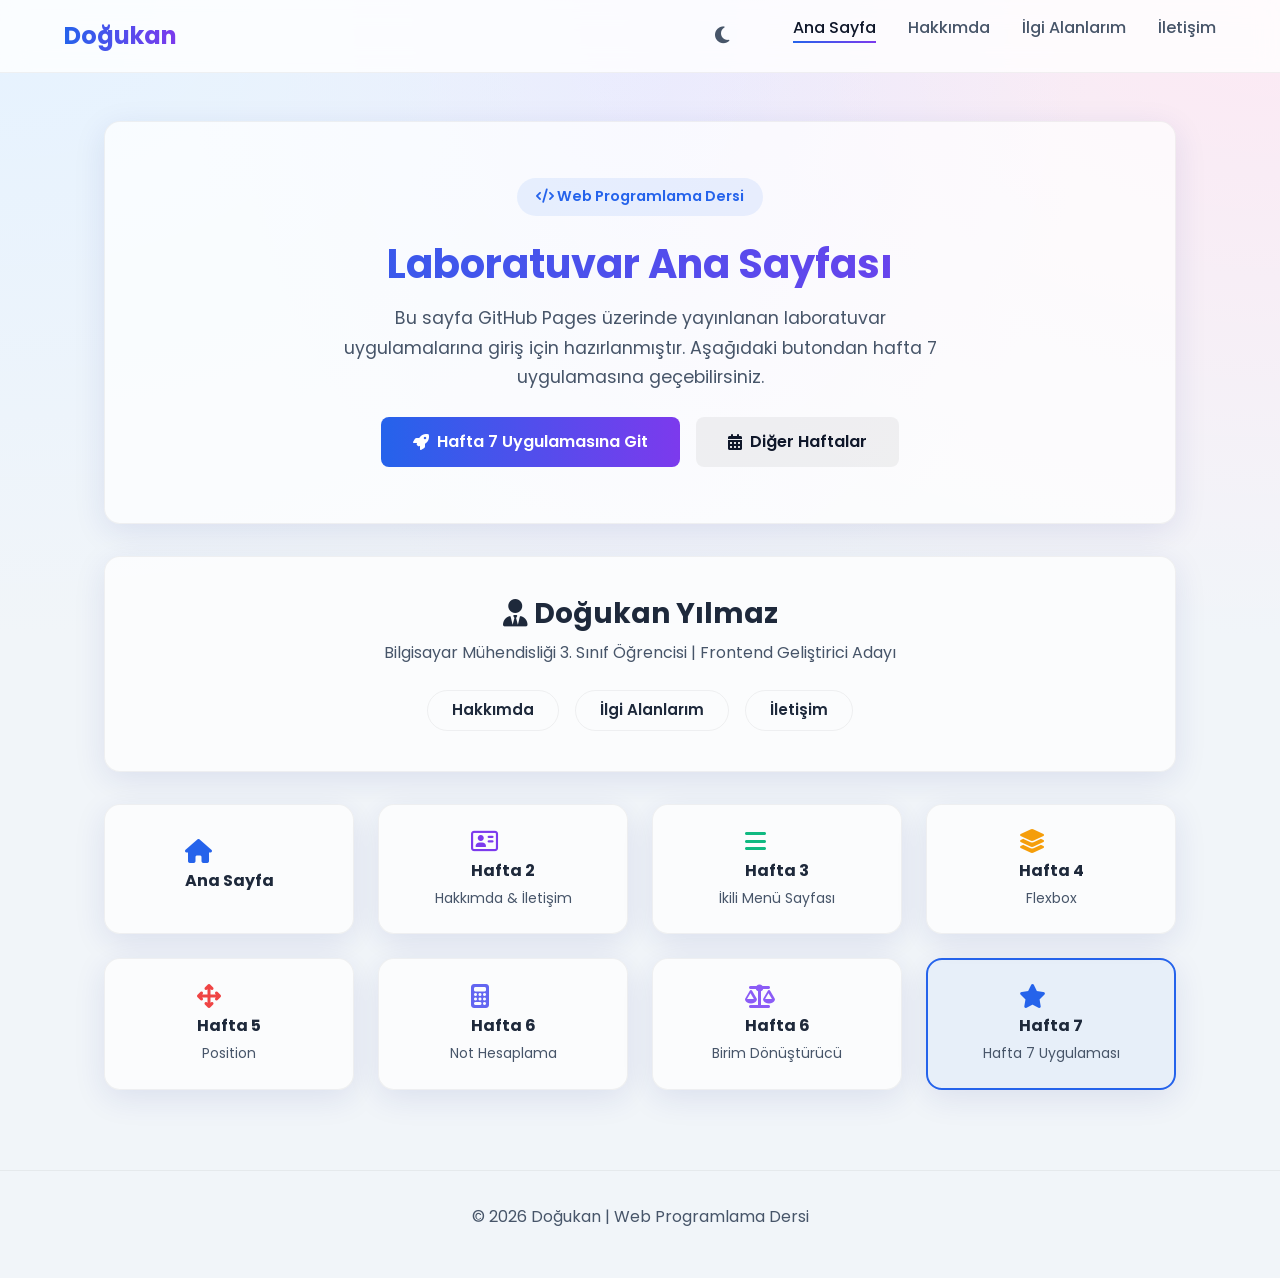
<file: index.html>
<!DOCTYPE html>
<html lang="tr">
<head>
    <meta charset="UTF-8">
    <meta name="viewport" content="width=device-width, initial-scale=1.0">
    <title>Laboratuvar Ana Sayfası - Doğukan Yılmaz</title>
    
    <link href="https://cdn.jsdelivr.net/npm/bootstrap@5.3.3/dist/css/bootstrap.min.css" rel="stylesheet">
    <link rel="stylesheet" href="https://cdnjs.cloudflare.com/ajax/libs/font-awesome/6.4.0/css/all.min.css">
    <link rel="stylesheet" href="styles/profile.css">
    
    <style>
        /* Bootstrap override'ları ve grid uyumları */
        .week-card {
            padding: 1.5rem !important;
            height: 100%;
            display: flex;
            flex-direction: column;
            justify-content: center;
            align-items: center;
            text-decoration: none;
            margin-bottom: 0 !important;
        }
        
        .week-card h6 {
            color: var(--heading-color);
            margin-bottom: 0.5rem;
            transition: color 0.5s;
        }
        
        .week-card small {
            color: var(--text-muted);
            transition: color 0.5s;
        }
        
        .week-card:hover h6 {
            color: var(--primary-color);
        }

        .row { 
            margin-bottom: 2rem; 
        }

        /* Ana Sayfa Butonlarını Özel Ayarla */
        .btn-custom-outline {
            background: transparent;
            border: 1px solid var(--border-color);
            color: var(--heading-color);
        }
        
        .btn-custom-outline:hover {
            background: var(--primary-color);
            border-color: var(--primary-color);
            color: white;
        }

        body.dark-mode .btn-custom-outline:hover {
            color: white;
        }
    </style>
</head>
<body>

    <nav>
        <a href="index.html" class="logo">Doğukan</a>
        <div class="nav-right">
            <button id="theme-toggle" class="theme-toggle-btn" aria-label="Temayı Değiştir">
                <i id="theme-icon" class="fa-solid fa-moon"></i>
            </button>
            <ul class="nav-links">
                <li><a href="index.html" class="active">Ana Sayfa</a></li>
                <li><a href="about.html">Hakkımda</a></li>
                <li><a href="interests.html">İlgi Alanlarım</a></li>
                <li><a href="contact.html">İletişim</a></li>
            </ul>
        </div>
    </nav>

    <main>
        <div class="glass-card text-center" style="padding-top: 3.5rem; padding-bottom: 3.5rem;">
            <span style="background: rgba(59, 130, 246, 0.1); color: var(--primary-color); padding: 0.5rem 1.2rem; border-radius: 50px; font-weight: 600; font-size: 0.9rem; margin-bottom: 1.5rem; display: inline-block;">
                <i class="fa-solid fa-code"></i> Web Programlama Dersi
            </span>
            <h1 class="display-6 fw-bold mb-3" style="background: linear-gradient(to right, var(--primary-color), var(--secondary-color)); -webkit-background-clip: text; -webkit-text-fill-color: transparent;">
                Laboratuvar Ana Sayfası
            </h1>
            <p class="mx-auto mb-4" style="max-width: 600px; font-size: 1.1rem;">
                Bu sayfa GitHub Pages üzerinde yayınlanan laboratuvar uygulamalarına giriş için hazırlanmıştır. Aşağıdaki butondan hafta 7 uygulamasına geçebilirsiniz.
            </p>
            
            <div class="d-flex justify-content-center gap-3 flex-wrap">
                <a href="hafta7.html" class="btn btn-primary"><i class="fa-solid fa-rocket"></i> Hafta 7 Uygulamasına Git</a>
                <a href="#haftalar" class="btn btn-secondary"><i class="fa-solid fa-calendar-days"></i> Diğer Haftalar</a>
            </div>
        </div>

        <!-- Kişisel Bilgi Bölümü -->
        <div class="glass-card text-center">
            <h3 class="fw-bold mb-2" style="color: var(--heading-color);"><i class="fa-solid fa-user-tie"></i> Doğukan Yılmaz</h3>
            <p class="mb-4">Bilgisayar Mühendisliği 3. Sınıf Öğrencisi | Frontend Geliştirici Adayı</p>
            <div class="d-flex justify-content-center gap-3 flex-wrap">
                <a href="about.html" class="btn btn-custom-outline" style="border-radius: 50px; padding: 0.5rem 1.5rem; font-size: 0.95rem;">Hakkımda</a>
                <a href="interests.html" class="btn btn-custom-outline" style="border-radius: 50px; padding: 0.5rem 1.5rem; font-size: 0.95rem;">İlgi Alanlarım</a>
                <a href="contact.html" class="btn btn-custom-outline" style="border-radius: 50px; padding: 0.5rem 1.5rem; font-size: 0.95rem;">İletişim</a>
            </div>
        </div>

        <!-- Haftalar Grid (Temel Yapı) -->
        <div id="haftalar" class="row g-4 justify-content-center">
            
            <div class="col-6 col-md-4 col-lg-3">
                <a href="index.html" class="glass-card week-card">
                    <h6 class="fw-bold"><i class="fa-solid fa-house mb-2 d-block" style="font-size: 1.5rem; color: var(--primary-color);"></i>Ana Sayfa</h6>
                </a>
            </div>
            
            <div class="col-6 col-md-4 col-lg-3">
                <a href="about.html" class="glass-card week-card">
                    <h6 class="fw-bold"><i class="fa-regular fa-address-card mb-2 d-block" style="font-size: 1.5rem; color: var(--secondary-color);"></i>Hafta 2</h6>
                    <small class="text-center">Hakkımda & İletişim</small>
                </a>
            </div>

            <div class="col-6 col-md-4 col-lg-3">
                <a href="ikili-menu.html" class="glass-card week-card">
                    <h6 class="fw-bold"><i class="fa-solid fa-bars mb-2 d-block" style="font-size: 1.5rem; color: #10b981;"></i>Hafta 3</h6>
                    <small class="text-center">İkili Menü Sayfası</small>
                </a>
            </div>

            <div class="col-6 col-md-4 col-lg-3">
                <a href="flex_sayfasi.html" class="glass-card week-card">
                    <h6 class="fw-bold"><i class="fa-solid fa-layer-group mb-2 d-block" style="font-size: 1.5rem; color: #f59e0b;"></i>Hafta 4</h6>
                    <small class="text-center">Flexbox</small>
                </a>
            </div>

            <div class="col-6 col-md-4 col-lg-3">
                <a href="lab-position.html" class="glass-card week-card">
                    <h6 class="fw-bold"><i class="fa-solid fa-arrows-up-down-left-right mb-2 d-block" style="font-size: 1.5rem; color: #ef4444;"></i>Hafta 5</h6>
                    <small class="text-center">Position</small>
                </a>
            </div>

            <div class="col-6 col-md-4 col-lg-3">
                <a href="not-hesaplama.html" class="glass-card week-card">
                    <h6 class="fw-bold"><i class="fa-solid fa-calculator mb-2 d-block" style="font-size: 1.5rem; color: #6366f1;"></i>Hafta 6</h6>
                    <small class="text-center">Not Hesaplama</small>
                </a>
            </div>

            <div class="col-6 col-md-4 col-lg-3">
                <a href="birim-hesaplama.html" class="glass-card week-card">
                    <h6 class="fw-bold"><i class="fa-solid fa-scale-balanced mb-2 d-block" style="font-size: 1.5rem; color: #8b5cf6;"></i>Hafta 6</h6>
                    <small class="text-center">Birim Dönüştürücü</small>
                </a>
            </div>

            <div class="col-6 col-md-4 col-lg-3">
                <a href="hafta7.html" class="glass-card week-card" style="border: 2px solid var(--primary-color); background: rgba(59, 130, 246, 0.05);">
                    <h6 class="fw-bold"><i class="fa-solid fa-star mb-2 d-block" style="font-size: 1.5rem; color: var(--primary-color);"></i>Hafta 7</h6>
                    <small class="text-center">Hafta 7 Uygulaması</small>
                </a>
            </div>
        </div>
    </main>

    <footer>
        <p>© 2026 Doğukan | Web Programlama Dersi</p>
    </footer>

    <script src="scripts/profile.js"></script>
    <script src="https://cdn.jsdelivr.net/npm/bootstrap@5.3.3/dist/js/bootstrap.bundle.min.js"></script>
</body>
</html>
</file>
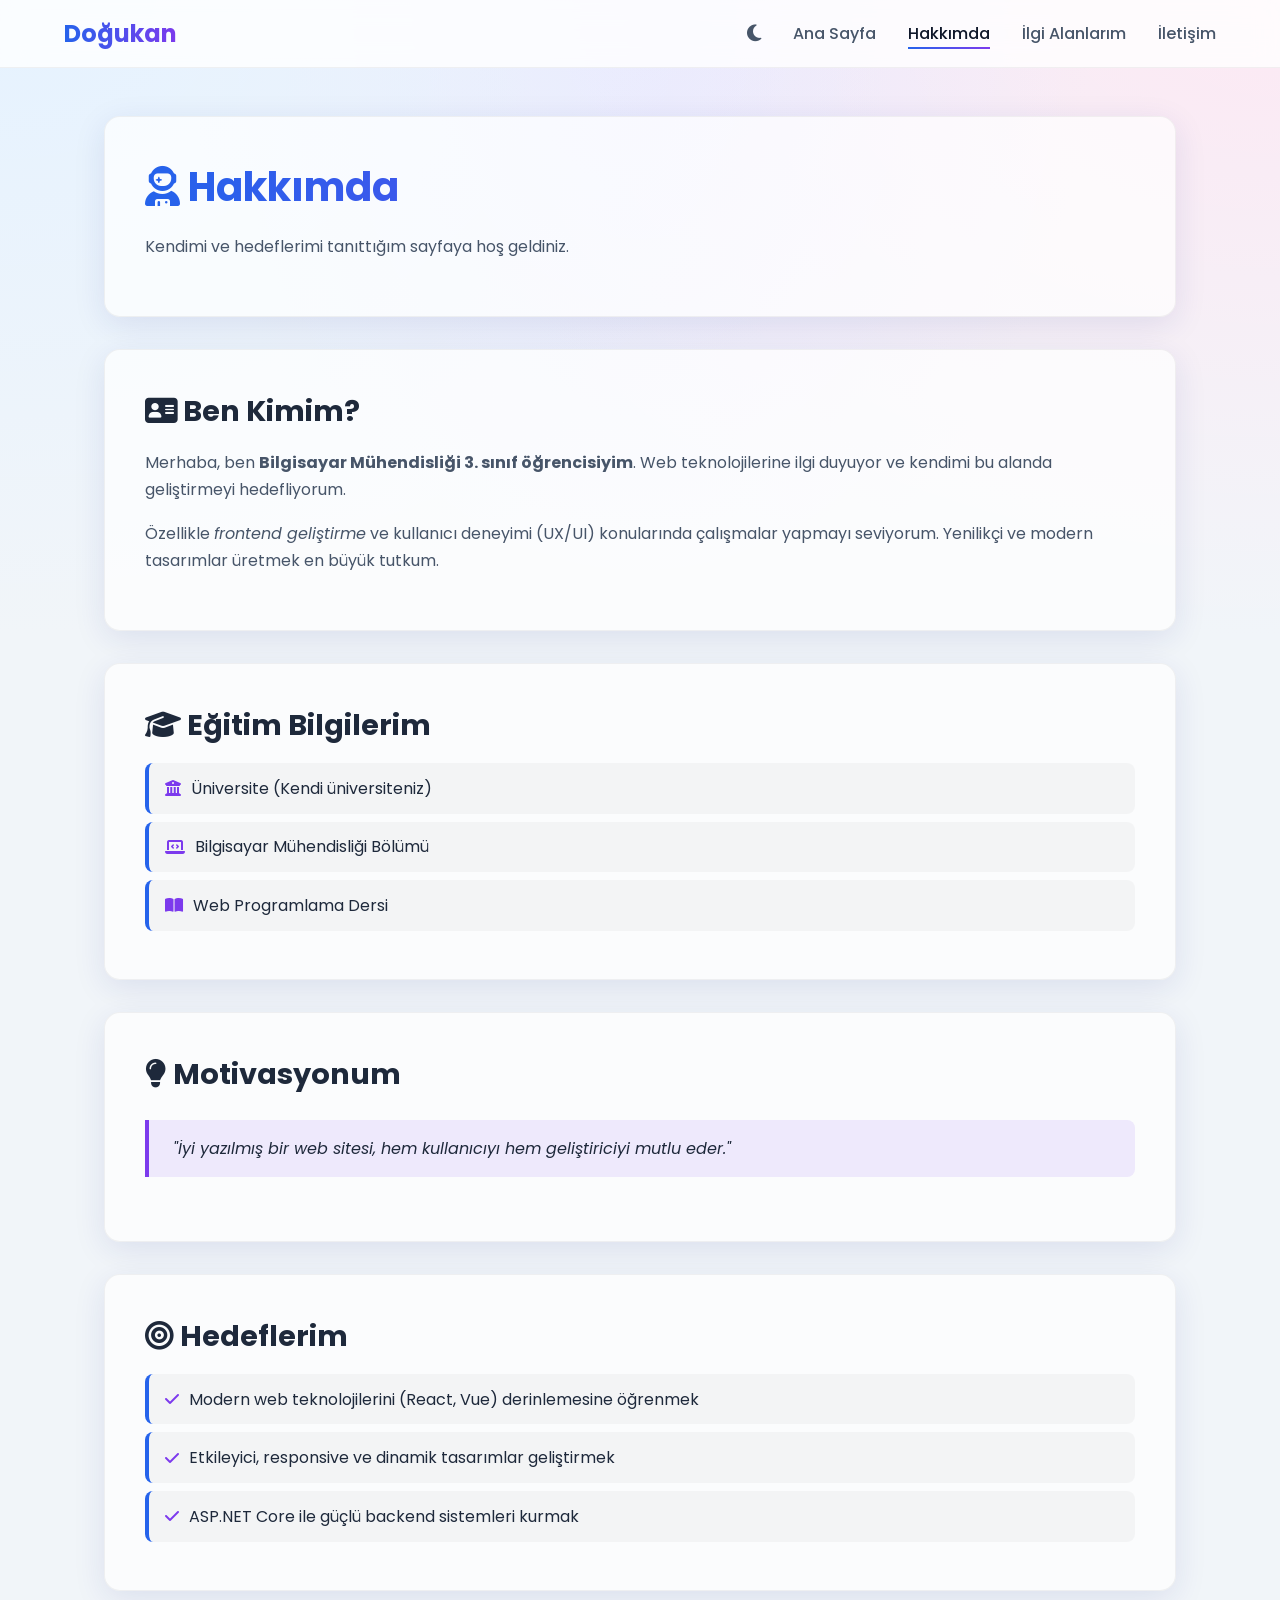
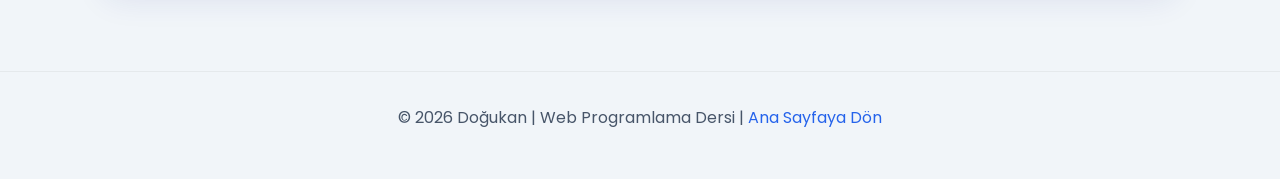
<file: about.html>
<!DOCTYPE html>
<html lang="tr">
<head>
    <meta charset="UTF-8">
    <meta name="viewport" content="width=device-width, initial-scale=1.0">
    <title>Hakkımda - Doğukan</title>
    <link rel="stylesheet" href="https://cdnjs.cloudflare.com/ajax/libs/font-awesome/6.4.0/css/all.min.css">
    <link rel="stylesheet" href="styles/profile.css">
</head>
<body>

    <nav>
        <a href="index.html" class="logo">Doğukan</a>
        <div class="nav-right">
            <button id="theme-toggle" class="theme-toggle-btn" aria-label="Temayı Değiştir">
                <i id="theme-icon" class="fa-solid fa-moon"></i>
            </button>
            <ul class="nav-links">
                <li><a href="index.html">Ana Sayfa</a></li>
                <li><a href="about.html">Hakkımda</a></li>
                <li><a href="interests.html">İlgi Alanlarım</a></li>
                <li><a href="contact.html">İletişim</a></li>
            </ul>
        </div>
    </nav>

    <main>
        <div class="glass-card">
            <h1><i class="fa-solid fa-user-astronaut"></i> Hakkımda</h1>
            <p>Kendimi ve hedeflerimi tanıttığım sayfaya hoş geldiniz.</p>
        </div>

        <div class="glass-card">
            <h2><i class="fa-solid fa-address-card"></i> Ben Kimim?</h2>
            <p>Merhaba, ben <b>Bilgisayar Mühendisliği 3. sınıf öğrencisiyim</b>. Web teknolojilerine ilgi duyuyor ve kendimi bu alanda geliştirmeyi hedefliyorum.</p>
            <p>Özellikle <i>frontend geliştirme</i> ve kullanıcı deneyimi (UX/UI) konularında çalışmalar yapmayı seviyorum. Yenilikçi ve modern tasarımlar üretmek en büyük tutkum.</p>
        </div>

        <div class="glass-card">
            <h2><i class="fa-solid fa-graduation-cap"></i> Eğitim Bilgilerim</h2>
            <ul class="styled-list">
                <li><i class="fa-solid fa-building-columns"></i> Üniversite (Kendi üniversiteniz)</li>
                <li><i class="fa-solid fa-laptop-code"></i> Bilgisayar Mühendisliği Bölümü</li>
                <li><i class="fa-solid fa-book-open"></i> Web Programlama Dersi</li>
            </ul>
        </div>

        <div class="glass-card">
            <h2><i class="fa-solid fa-lightbulb"></i> Motivasyonum</h2>
            <blockquote>
                "İyi yazılmış bir web sitesi, hem kullanıcıyı hem geliştiriciyi mutlu eder."
            </blockquote>
        </div>

        <div class="glass-card">
            <h2><i class="fa-solid fa-bullseye"></i> Hedeflerim</h2>
            <ul class="styled-list">
                <li><i class="fa-solid fa-check"></i> Modern web teknolojilerini (React, Vue) derinlemesine öğrenmek</li>
                <li><i class="fa-solid fa-check"></i> Etkileyici, responsive ve dinamik tasarımlar geliştirmek</li>
                <li><i class="fa-solid fa-check"></i> ASP.NET Core ile güçlü backend sistemleri kurmak</li>
            </ul>
        </div>
    </main>

    <footer>
        <p>© 2026 Doğukan | Web Programlama Dersi | <a href="index.html">Ana Sayfaya Dön</a></p>
    </footer>

    <script src="scripts/profile.js"></script>
</body>
</html>
</file>
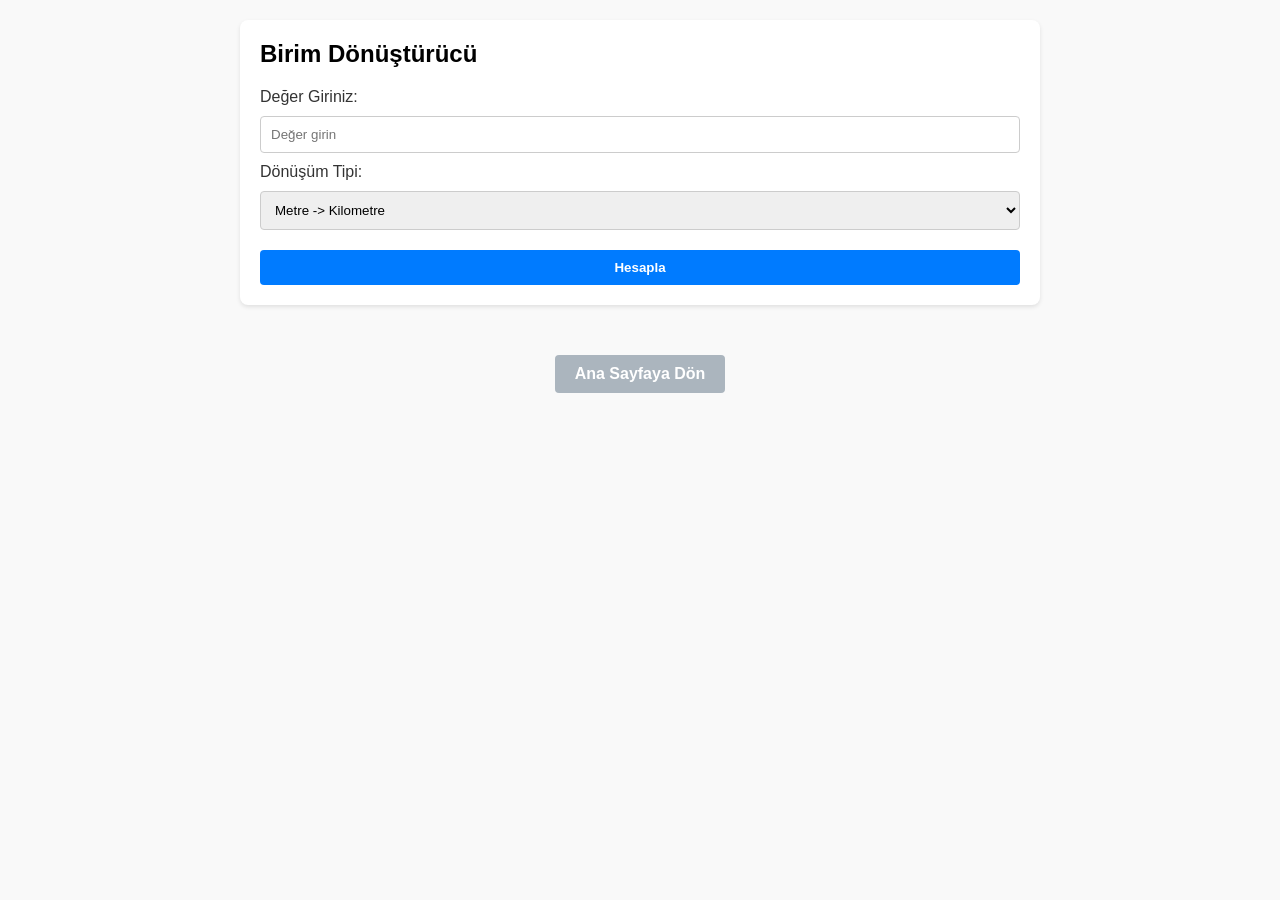
<file: birim-hesaplama.html>
<!DOCTYPE html>
<html lang="tr">
<head>
    <meta charset="UTF-8">
    <meta name="viewport" content="width=device-width, initial-scale=1.0">
    <title>Birim Dönüştürücü</title>
    <link rel="stylesheet" href="styles/birim-hesaplama.css">
</head>
<body>

<div class="container">

    <div class="app-section">
        <h2>Birim Dönüştürücü</h2>
        
        <label for="degerInput">Değer Giriniz:</label>
        <input type="number" id="degerInput" placeholder="Değer girin">
        
        <label for="donusumTipi">Dönüşüm Tipi:</label>
        <select id="donusumTipi">
            <option value="m_km">Metre -> Kilometre</option>
            <option value="c_f">Celsius -> Fahrenheit</option>
            <option value="kg_g">Kilogram -> Gram</option>
        </select>
        
        <button class="btn-blue" onclick="hesaplaBirim()">Hesapla</button>

        <div id="sonucBirim" class="result-box-green" style="display: none;">
            </div>
    </div>

    <div class="back-button-container">
        <a href="index.html" class="btn-back">Ana Sayfaya Dön</a>
    </div>

</div>

<script src="scripts/birim-hesaplama.js"></script>

</body>
</html>
</file>
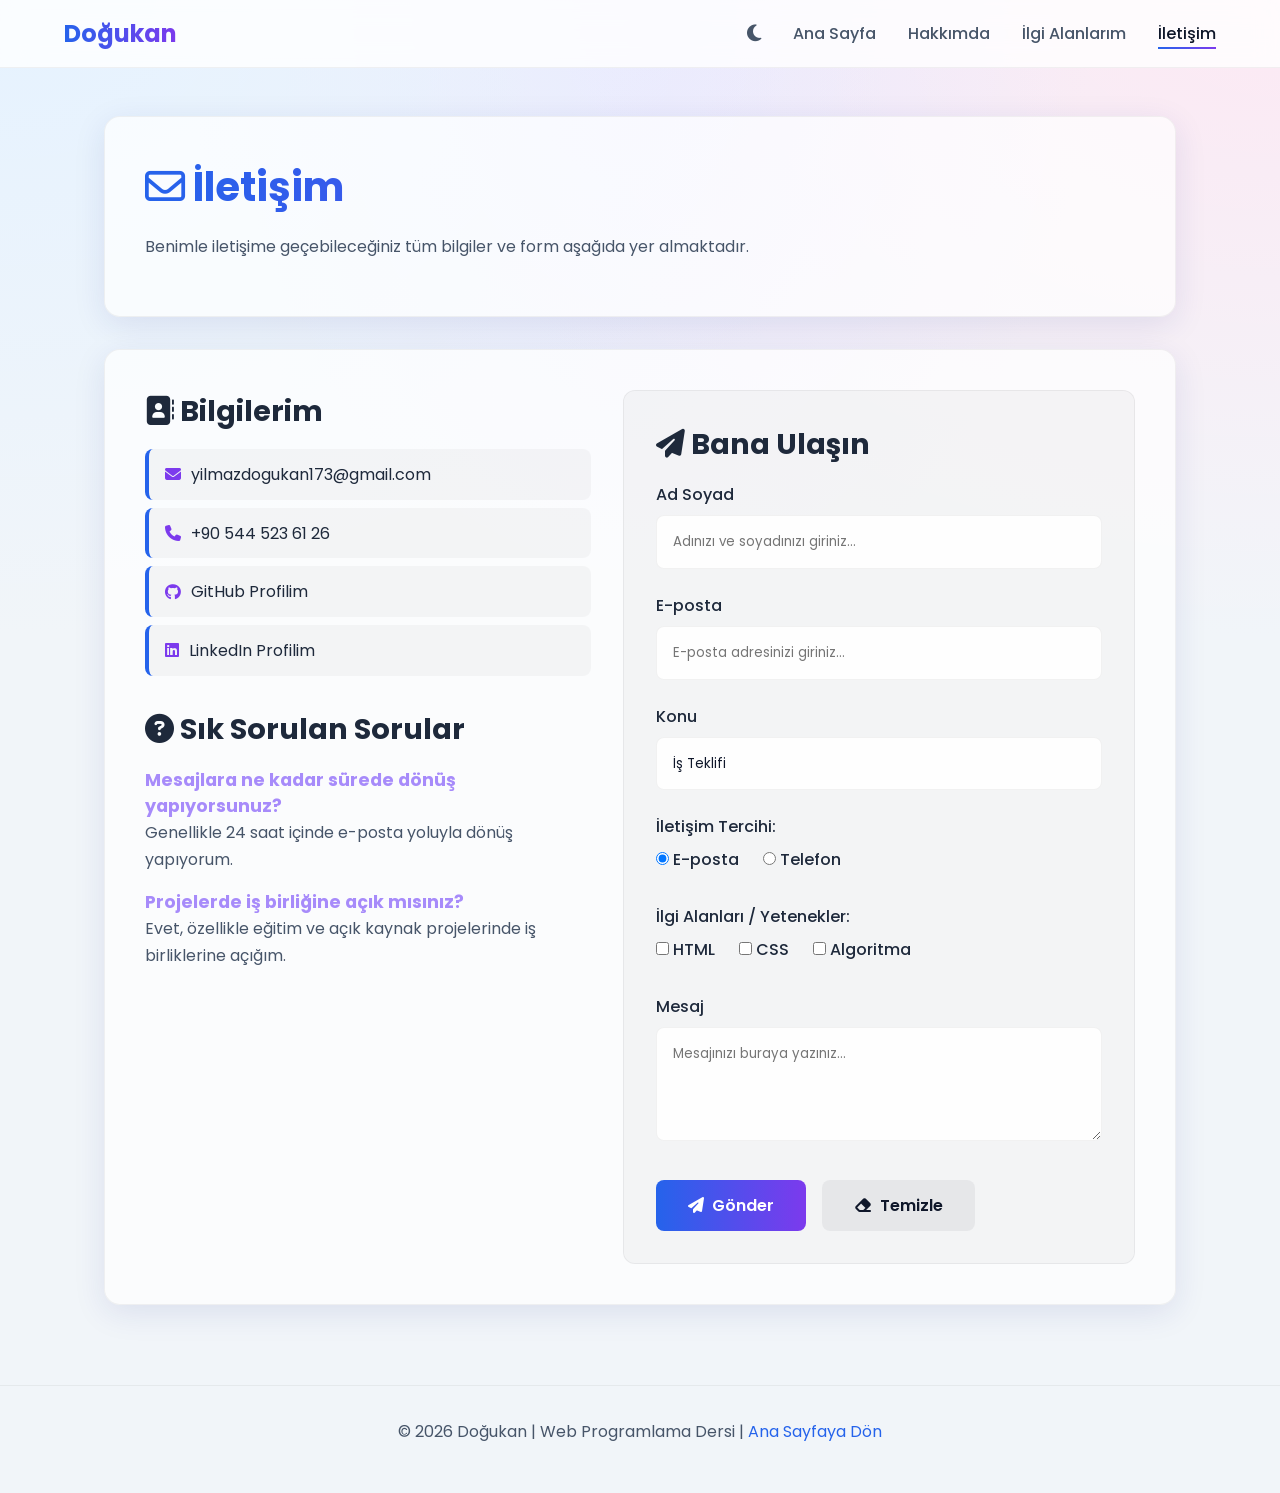
<file: contact.html>
<!DOCTYPE html>
<html lang="tr">
<head>
    <meta charset="UTF-8">
    <meta name="viewport" content="width=device-width, initial-scale=1.0">
    <title>İletişim - Doğukan</title>
    <link rel="stylesheet" href="https://cdnjs.cloudflare.com/ajax/libs/font-awesome/6.4.0/css/all.min.css">
    <link rel="stylesheet" href="styles/profile.css">
</head>
<body>

    <nav>
        <a href="index.html" class="logo">Doğukan</a>
        <div class="nav-right">
            <button id="theme-toggle" class="theme-toggle-btn" aria-label="Temayı Değiştir">
                <i id="theme-icon" class="fa-solid fa-moon"></i>
            </button>
            <ul class="nav-links">
                <li><a href="index.html">Ana Sayfa</a></li>
                <li><a href="about.html">Hakkımda</a></li>
                <li><a href="interests.html">İlgi Alanlarım</a></li>
                <li><a href="contact.html">İletişim</a></li>
            </ul>
        </div>
    </nav>

    <main>
        <div class="glass-card">
            <h1><i class="fa-regular fa-envelope"></i> İletişim</h1>
            <p>Benimle iletişime geçebileceğiniz tüm bilgiler ve form aşağıda yer almaktadır.</p>
        </div>

        <div class="glass-card" style="display: flex; gap: 2rem; flex-wrap: wrap;">
            <div style="flex: 1; min-width: 300px;">
                <h2><i class="fa-solid fa-address-book"></i> Bilgilerim</h2>
                <ul class="styled-list">
                    <li><i class="fa-solid fa-envelope"></i> <a href="mailto:yilmazdogukan173@gmail.com" style="text-decoration: none;">yilmazdogukan173@gmail.com</a></li>
                    <li><i class="fa-solid fa-phone"></i> +90 544 523 61 26</li>
                    <li><i class="fa-brands fa-github"></i> <a href="https://github.com/Dogukan01" target="_blank" style="text-decoration: none;">GitHub Profilim</a></li>
                    <li><i class="fa-brands fa-linkedin"></i> <a href="https://www.linkedin.com/in/dogukan-yilmaz-ceng/" target="_blank" style="text-decoration: none;">LinkedIn Profilim</a></li>
                </ul>

                <h2 style="margin-top: 2rem;"><i class="fa-solid fa-circle-question"></i> Sık Sorulan Sorular</h2>
                <div style="margin-top: 1rem;">
                    <h3 style="color: #a78bfa; font-size: 1.1rem;">Mesajlara ne kadar sürede dönüş yapıyorsunuz?</h3>
                    <p>Genellikle 24 saat içinde e-posta yoluyla dönüş yapıyorum.</p>
                    
                    <h3 style="color: #a78bfa; font-size: 1.1rem; margin-top: 1rem;">Projelerde iş birliğine açık mısınız?</h3>
                    <p>Evet, özellikle eğitim ve açık kaynak projelerinde iş birliklerine açığım.</p>
                </div>
            </div>

            <div style="flex: 1; min-width: 300px; background: var(--list-item-bg); padding: 2rem; border-radius: 12px; border: 1px solid var(--border-color);">
                <h2><i class="fa-solid fa-paper-plane"></i> Bana Ulaşın</h2>
                <form action="#" method="POST">
                    <div class="form-group">
                        <label for="ad-soyad">Ad Soyad</label>
                        <input type="text" id="ad-soyad" name="ad-soyad" class="form-control" placeholder="Adınızı ve soyadınızı giriniz..." required>
                    </div>

                    <div class="form-group">
                        <label for="email">E-posta</label>
                        <input type="email" id="email" name="email" class="form-control" placeholder="E-posta adresinizi giriniz..." required>
                    </div>

                    <div class="form-group">
                        <label for="konu">Konu</label>
                        <select id="konu" name="konu" class="form-control">
                            <option value="is-teklifi">İş Teklifi</option>
                            <option value="soru">Soru</option>
                            <option value="geri-bildirim">Geri Bildirim</option>
                        </select>
                    </div>

                    <div class="form-group">
                        <label>İletişim Tercihi:</label>
                        <div class="radio-checkbox-group">
                            <label class="radio-checkbox-label">
                                <input type="radio" name="iletisim-tercihi" value="email" checked> E-posta
                            </label>
                            <label class="radio-checkbox-label">
                                <input type="radio" name="iletisim-tercihi" value="telefon"> Telefon
                            </label>
                        </div>
                    </div>

                    <div class="form-group">
                        <label>İlgi Alanları / Yetenekler:</label>
                        <div class="radio-checkbox-group" style="flex-wrap: wrap;">
                            <label class="radio-checkbox-label">
                                <input type="checkbox" name="yetenekler" value="html"> HTML
                            </label>
                            <label class="radio-checkbox-label">
                                <input type="checkbox" name="yetenekler" value="css"> CSS
                            </label>
                            <label class="radio-checkbox-label">
                                <input type="checkbox" name="yetenekler" value="algoritma"> Algoritma
                            </label>
                        </div>
                    </div>

                    <div class="form-group">
                        <label for="mesaj">Mesaj</label>
                        <textarea id="mesaj" name="mesaj" rows="4" class="form-control" placeholder="Mesajınızı buraya yazınız..." required></textarea>
                    </div>

                    <div class="btn-group">
                        <button type="submit" class="btn btn-primary"><i class="fa-solid fa-paper-plane"></i> Gönder</button>
                        <button type="reset" class="btn btn-secondary"><i class="fa-solid fa-eraser"></i> Temizle</button>
                    </div>
                </form>
            </div>
        </div>
    </main>

    <footer>
        <p>© 2026 Doğukan | Web Programlama Dersi | <a href="index.html">Ana Sayfaya Dön</a></p>
    </footer>

    <script src="scripts/profile.js"></script>
</body>
</html>
</file>
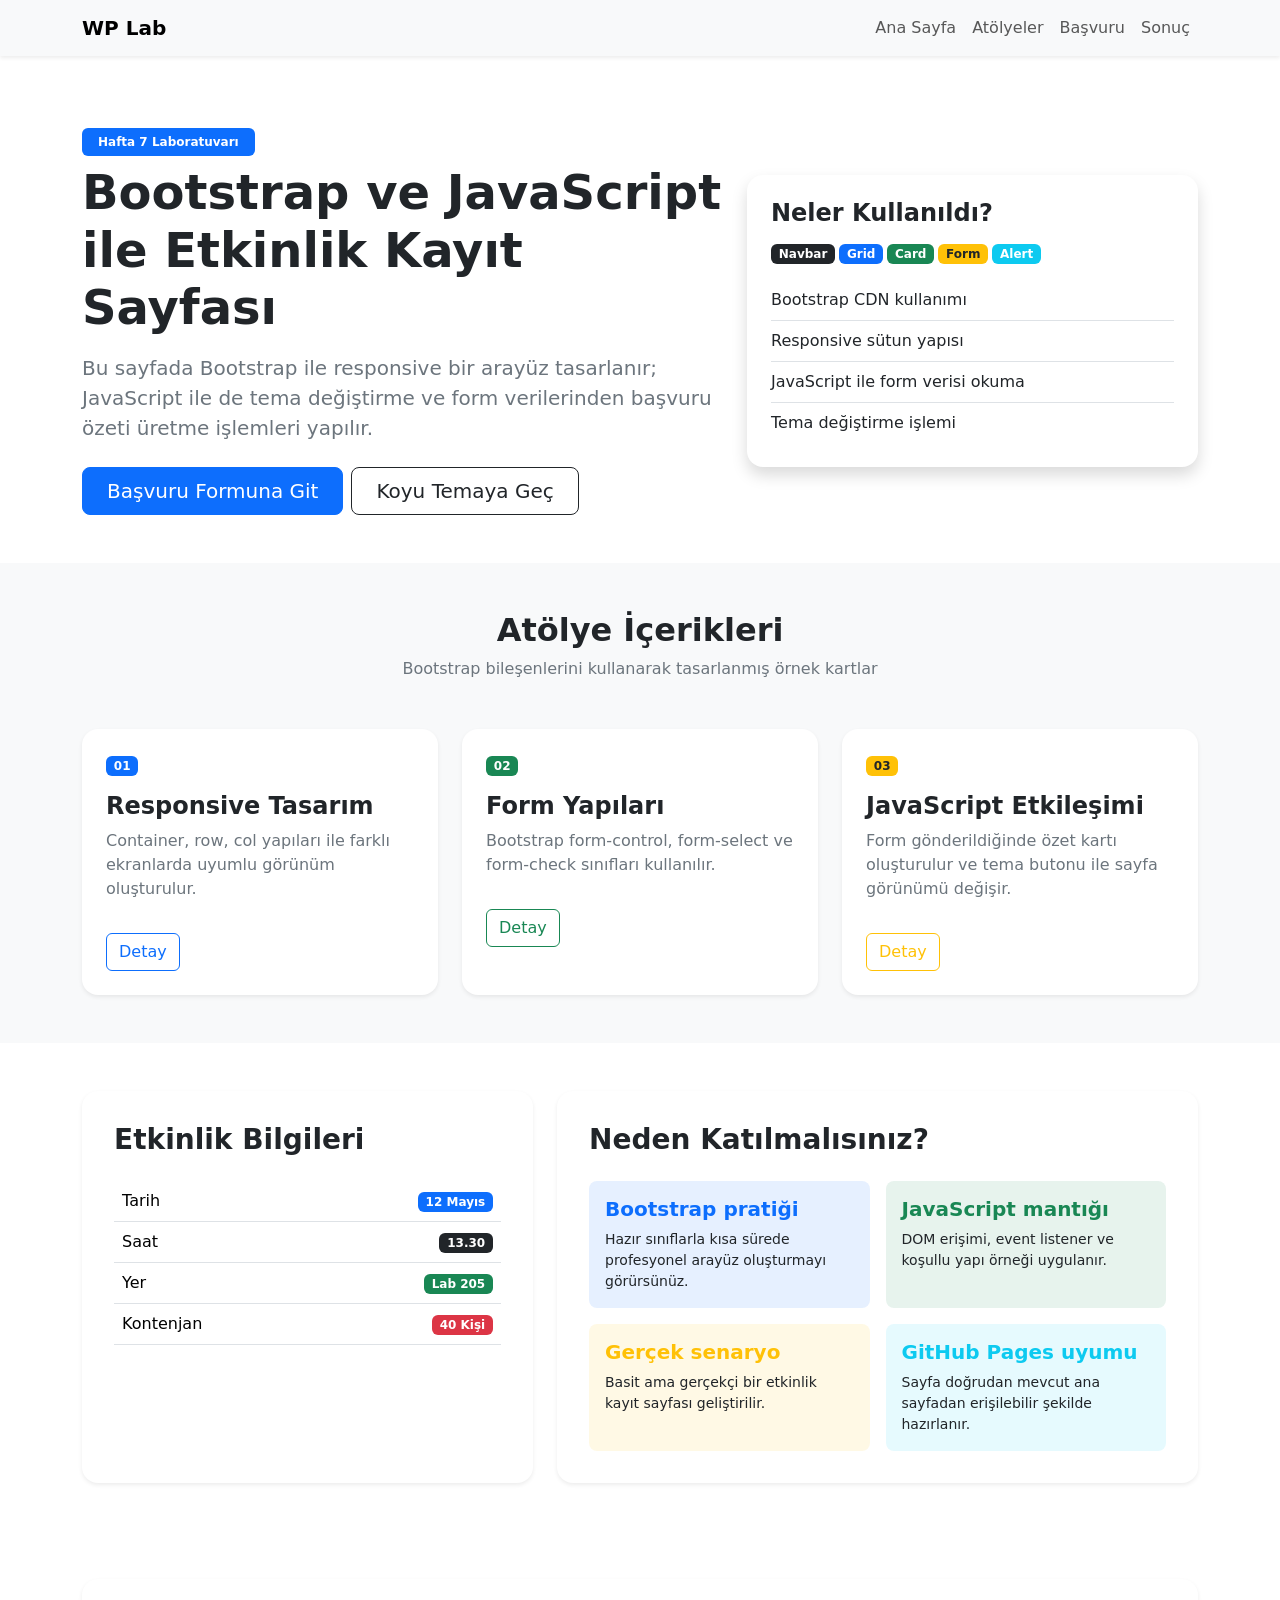
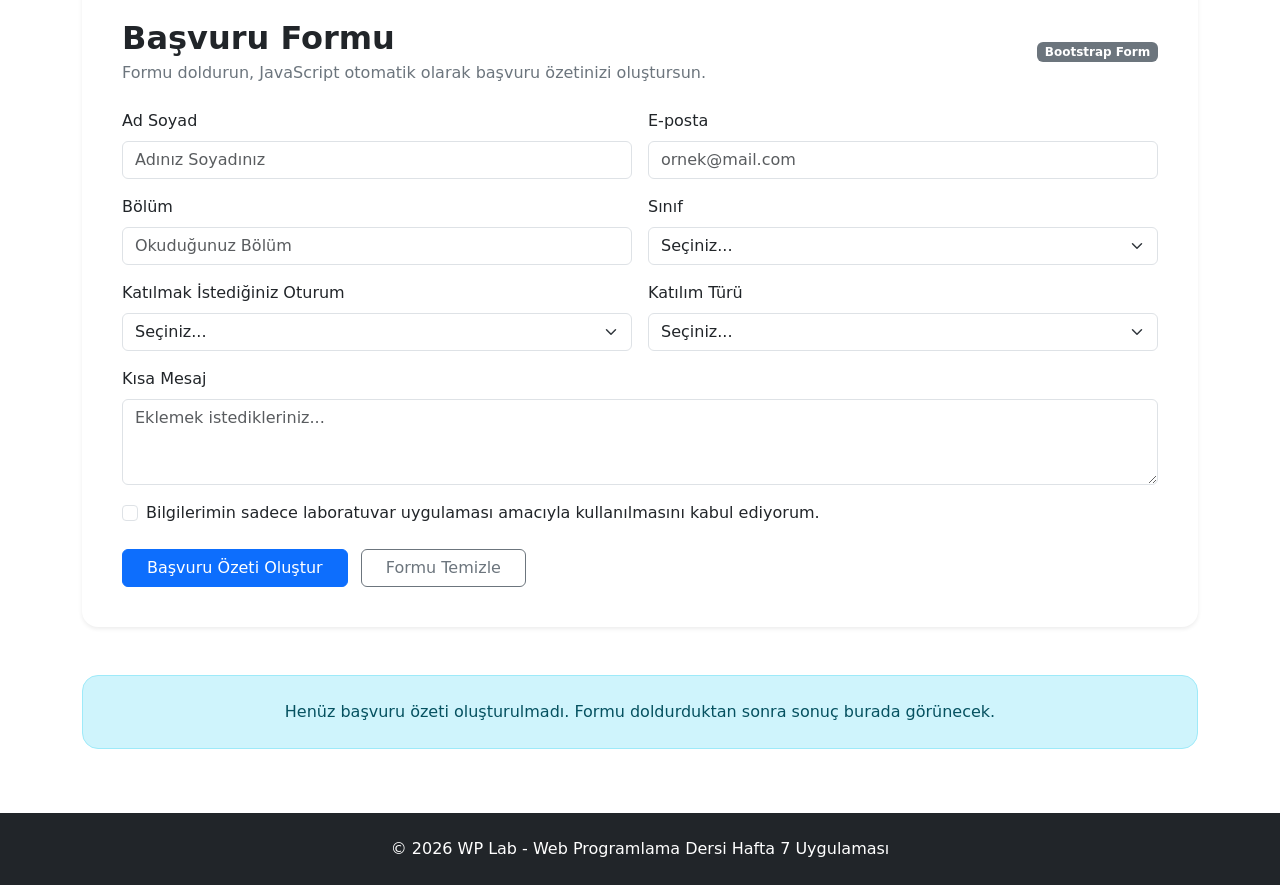
<file: hafta7.html>
<!DOCTYPE html>
<html lang="tr" data-bs-theme="light">
<head>
    <meta charset="UTF-8">
    <meta name="viewport" content="width=device-width, initial-scale=1.0">
    <title>Hafta 7 - Bootstrap ve JS</title>
    
    <link href="https://cdn.jsdelivr.net/npm/bootstrap@5.3.3/dist/css/bootstrap.min.css" rel="stylesheet">
    
    <link rel="stylesheet" href="styles/hafta7.css">
</head>
<body>

    <nav class="navbar navbar-expand-lg bg-body-tertiary shadow-sm">
        <div class="container">
            <a class="navbar-brand fw-bold" href="#">WP Lab</a>
            <button class="navbar-toggler" type="button" data-bs-toggle="collapse" data-bs-target="#navbarNav">
                <span class="navbar-toggler-icon"></span>
            </button>
            <div class="collapse navbar-collapse justify-content-end" id="navbarNav">
                <ul class="navbar-nav">
                    <li class="nav-item"><a class="nav-link" href="index.html">Ana Sayfa</a></li>
                    <li class="nav-item"><a class="nav-link" href="#atolyeler">Atölyeler</a></li>
                    <li class="nav-item"><a class="nav-link" href="#basvuru">Başvuru</a></li>
                    <li class="nav-item"><a class="nav-link" href="#sonuc">Sonuç</a></li>
                </ul>
            </div>
        </div>
    </nav>

    <section class="container py-5 mt-4">
        <div class="row align-items-center gap-4 gap-md-0">
            <div class="col-md-7">
                <span class="badge bg-primary mb-2 px-3 py-2">Hafta 7 Laboratuvarı</span>
                <h1 class="display-5 fw-bold mb-3">Bootstrap ve JavaScript ile Etkinlik Kayıt Sayfası</h1>
                <p class="lead text-secondary mb-4">Bu sayfada Bootstrap ile responsive bir arayüz tasarlanır; JavaScript ile de tema değiştirme ve form verilerinden başvuru özeti üretme işlemleri yapılır.</p>
                <div class="d-flex gap-2">
                    <a href="#basvuru" class="btn btn-primary btn-lg px-4">Başvuru Formuna Git</a>
                    <button id="btnTema" class="btn btn-outline-dark btn-lg px-4">Koyu Temaya Geç</button>
                </div>
            </div>
            <div class="col-md-5">
                <div class="card shadow rounded-4 border-0">
                    <div class="card-body p-4">
                        <h3 class="h4 fw-bold mb-3">Neler Kullanıldı?</h3>
                        <div class="mb-3 d-flex flex-wrap gap-1">
                            <span class="badge bg-dark">Navbar</span>
                            <span class="badge bg-primary">Grid</span>
                            <span class="badge bg-success">Card</span>
                            <span class="badge bg-warning text-dark">Form</span>
                            <span class="badge bg-info">Alert</span>
                        </div>
                        <ul class="list-group list-group-flush">
                            <li class="list-group-item px-0">Bootstrap CDN kullanımı</li>
                            <li class="list-group-item px-0">Responsive sütun yapısı</li>
                            <li class="list-group-item px-0">JavaScript ile form verisi okuma</li>
                            <li class="list-group-item px-0">Tema değiştirme işlemi</li>
                        </ul>
                    </div>
                </div>
            </div>
        </div>
    </section>

    <section id="atolyeler" class="bg-body-tertiary py-5">
        <div class="container">
            <div class="text-center mb-5">
                <h2 class="fw-bold">Atölye İçerikleri</h2>
                <p class="text-secondary">Bootstrap bileşenlerini kullanarak tasarlanmış örnek kartlar</p>
            </div>
            <div class="row g-4">
                <div class="col-md-4">
                    <div class="card h-100 shadow-sm border-0 rounded-4 p-2">
                        <div class="card-body">
                            <span class="badge bg-primary mb-3">01</span>
                            <h4 class="card-title fw-bold">Responsive Tasarım</h4>
                            <p class="card-text text-secondary">Container, row, col yapıları ile farklı ekranlarda uyumlu görünüm oluşturulur.</p>
                            <a href="#" class="btn btn-outline-primary mt-3">Detay</a>
                        </div>
                    </div>
                </div>
                <div class="col-md-4">
                    <div class="card h-100 shadow-sm border-0 rounded-4 p-2">
                        <div class="card-body">
                            <span class="badge bg-success mb-3">02</span>
                            <h4 class="card-title fw-bold">Form Yapıları</h4>
                            <p class="card-text text-secondary">Bootstrap form-control, form-select ve form-check sınıfları kullanılır.</p>
                            <a href="#" class="btn btn-outline-success mt-3">Detay</a>
                        </div>
                    </div>
                </div>
                <div class="col-md-4">
                    <div class="card h-100 shadow-sm border-0 rounded-4 p-2">
                        <div class="card-body">
                            <span class="badge bg-warning text-dark mb-3">03</span>
                            <h4 class="card-title fw-bold">JavaScript Etkileşimi</h4>
                            <p class="card-text text-secondary">Form gönderildiğinde özet kartı oluşturulur ve tema butonu ile sayfa görünümü değişir.</p>
                            <a href="#" class="btn btn-outline-warning mt-3">Detay</a>
                        </div>
                    </div>
                </div>
            </div>
        </div>
    </section>

    <section class="container py-5">
        <div class="row g-4">
            <div class="col-md-5">
                <div class="card shadow-sm border-0 rounded-4 p-3 h-100">
                    <div class="card-body">
                        <h3 class="fw-bold mb-4">Etkinlik Bilgileri</h3>
                        <table class="table">
                            <tbody>
                                <tr>
                                    <td>Tarih</td>
                                    <td class="text-end"><span class="badge bg-primary">12 Mayıs</span></td>
                                </tr>
                                <tr>
                                    <td>Saat</td>
                                    <td class="text-end"><span class="badge bg-dark">13.30</span></td>
                                </tr>
                                <tr>
                                    <td>Yer</td>
                                    <td class="text-end"><span class="badge bg-success">Lab 205</span></td>
                                </tr>
                                <tr>
                                    <td>Kontenjan</td>
                                    <td class="text-end"><span class="badge bg-danger">40 Kişi</span></td>
                                </tr>
                            </tbody>
                        </table>
                    </div>
                </div>
            </div>
            <div class="col-md-7">
                <div class="card shadow-sm border-0 rounded-4 p-3 h-100">
                    <div class="card-body">
                        <h3 class="fw-bold mb-4">Neden Katılmalısınız?</h3>
                        <div class="row g-3">
                            <div class="col-sm-6">
                                <div class="p-3 bg-primary bg-opacity-10 rounded-3 h-100">
                                    <h5 class="fw-bold text-primary">Bootstrap pratiği</h5>
                                    <p class="mb-0 small">Hazır sınıflarla kısa sürede profesyonel arayüz oluşturmayı görürsünüz.</p>
                                </div>
                            </div>
                            <div class="col-sm-6">
                                <div class="p-3 bg-success bg-opacity-10 rounded-3 h-100">
                                    <h5 class="fw-bold text-success">JavaScript mantığı</h5>
                                    <p class="mb-0 small">DOM erişimi, event listener ve koşullu yapı örneği uygulanır.</p>
                                </div>
                            </div>
                            <div class="col-sm-6">
                                <div class="p-3 bg-warning bg-opacity-10 rounded-3 h-100">
                                    <h5 class="fw-bold text-warning">Gerçek senaryo</h5>
                                    <p class="mb-0 small">Basit ama gerçekçi bir etkinlik kayıt sayfası geliştirilir.</p>
                                </div>
                            </div>
                            <div class="col-sm-6">
                                <div class="p-3 bg-info bg-opacity-10 rounded-3 h-100">
                                    <h5 class="fw-bold text-info">GitHub Pages uyumu</h5>
                                    <p class="mb-0 small">Sayfa doğrudan mevcut ana sayfadan erişilebilir şekilde hazırlanır.</p>
                                </div>
                            </div>
                        </div>
                    </div>
                </div>
            </div>
        </div>
    </section>

    <section id="basvuru" class="container py-5">
        <div class="card shadow-sm border-0 rounded-4 p-md-4">
            <div class="card-body">
                <div class="d-flex justify-content-between align-items-center mb-4">
                    <div>
                        <h2 class="fw-bold mb-1">Başvuru Formu</h2>
                        <p class="text-secondary mb-0">Formu doldurun, JavaScript otomatik olarak başvuru özetinizi oluştursun.</p>
                    </div>
                    <span class="badge bg-secondary d-none d-md-block">Bootstrap Form</span>
                </div>

                <div id="formUyari" class="alert alert-danger d-none" role="alert">
                    Lütfen tüm zorunlu alanları doldurun ve onay kutusunu işaretleyin.
                </div>

                <form id="kayitFormu">
                    <div class="row g-3 mb-3">
                        <div class="col-md-6">
                            <label for="adSoyad" class="form-label">Ad Soyad</label>
                            <input type="text" class="form-control" id="adSoyad" placeholder="Adınız Soyadınız">
                        </div>
                        <div class="col-md-6">
                            <label for="eposta" class="form-label">E-posta</label>
                            <input type="email" class="form-control" id="eposta" placeholder="ornek@mail.com">
                        </div>
                    </div>
                    
                    <div class="row g-3 mb-3">
                        <div class="col-md-6">
                            <label for="bolum" class="form-label">Bölüm</label>
                            <input type="text" class="form-control" id="bolum" placeholder="Okuduğunuz Bölüm">
                        </div>
                        <div class="col-md-6">
                            <label for="sinif" class="form-label">Sınıf</label>
                            <select class="form-select" id="sinif">
                                <option value="" selected>Seçiniz...</option>
                                <option value="1. Sınıf">1. Sınıf</option>
                                <option value="2. Sınıf">2. Sınıf</option>
                                <option value="3. Sınıf">3. Sınıf</option>
                                <option value="4. Sınıf">4. Sınıf</option>
                                <option value="Mezun">Mezun</option>
                            </select>
                        </div>
                    </div>

                    <div class="row g-3 mb-3">
                        <div class="col-md-6">
                            <label for="oturum" class="form-label">Katılmak İstediğiniz Oturum</label>
                            <select class="form-select" id="oturum">
                                <option value="" selected>Seçiniz...</option>
                                <option value="Bootstrap + JS Projesi">Bootstrap + JS Projesi</option>
                                <option value="React Giriş">React Giriş</option>
                                <option value="Backend Temelleri">Backend Temelleri</option>
                            </select>
                        </div>
                        <div class="col-md-6">
                            <label for="katilim" class="form-label">Katılım Türü</label>
                            <select class="form-select" id="katilim">
                                <option value="" selected>Seçiniz...</option>
                                <option value="Yüz yüze">Yüz Yüze</option>
                                <option value="Online">Online</option>
                            </select>
                        </div>
                    </div>

                    <div class="mb-3">
                        <label for="mesaj" class="form-label">Kısa Mesaj</label>
                        <textarea class="form-control" id="mesaj" rows="3" placeholder="Eklemek istedikleriniz..."></textarea>
                    </div>

                    <div class="form-check mb-4">
                        <input class="form-check-input" type="checkbox" id="onay">
                        <label class="form-check-label" for="onay">
                            Bilgilerimin sadece laboratuvar uygulaması amacıyla kullanılmasını kabul ediyorum.
                        </label>
                    </div>

                    <button type="submit" class="btn btn-primary px-4">Başvuru Özeti Oluştur</button>
                    <button type="reset" class="btn btn-outline-secondary px-4 ms-2" id="btnTemizle">Formu Temizle</button>
                </form>
            </div>
        </div>
    </section>

    <section id="sonuc" class="container pb-5">
        <div id="sonucAlani" class="alert alert-info rounded-4 p-4 text-center">
            Henüz başvuru özeti oluşturulmadı. Formu doldurduktan sonra sonuç burada görünecek.
        </div>
    </section>

    <footer class="bg-dark text-white py-4 text-center mt-auto">
        <div class="container">
            <p class="mb-0">&copy; 2026 WP Lab - Web Programlama Dersi Hafta 7 Uygulaması</p>
        </div>
    </footer>

    <script src="https://cdn.jsdelivr.net/npm/bootstrap@5.3.3/dist/js/bootstrap.bundle.min.js"></script>
    
    <script src="scripts/hafta7.js"></script>
</body>
</html>
</file>
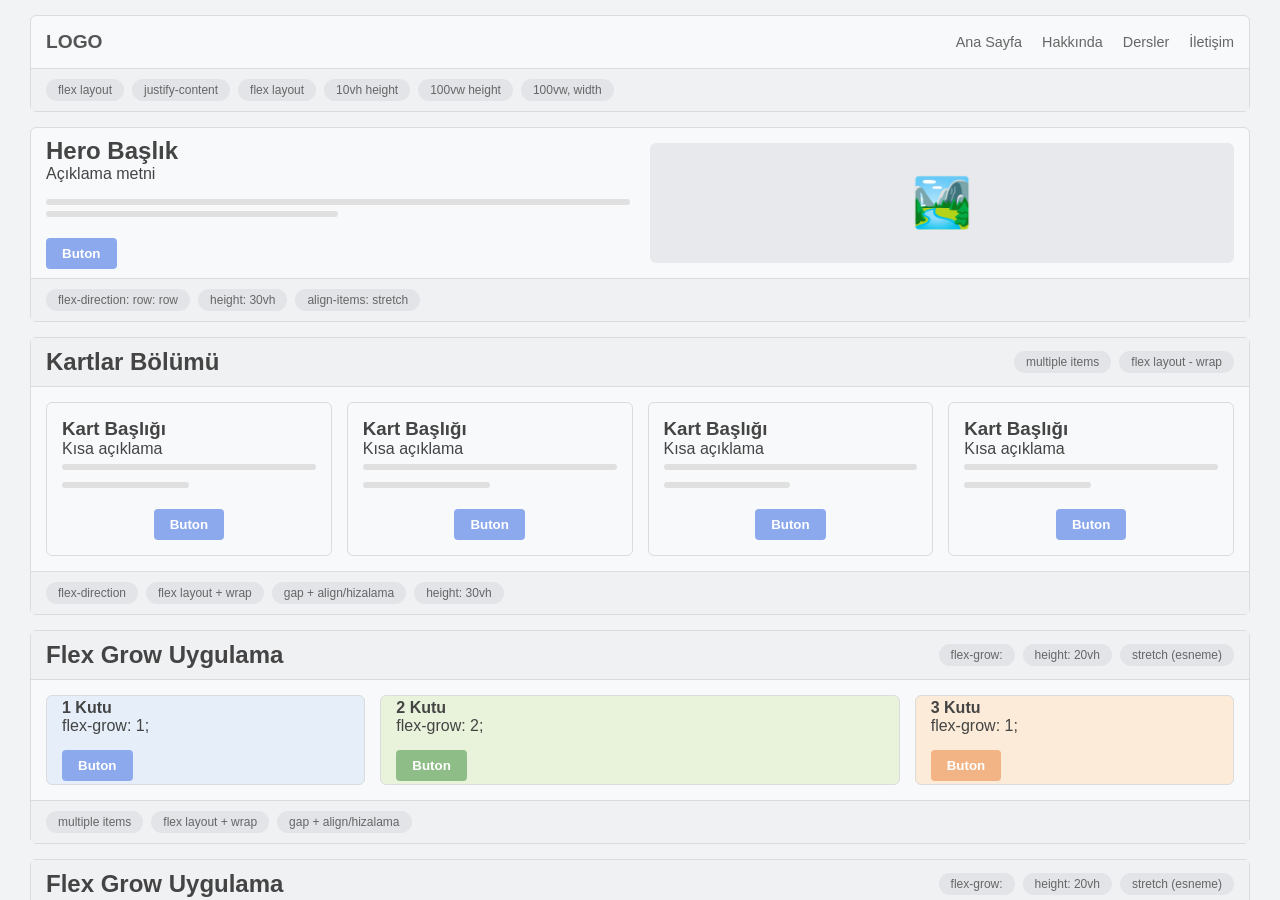
<file: index2.html>
<!DOCTYPE html>
<html lang="tr">
<head>
    <meta charset="UTF-8">
    <meta name="viewport" content="width=device-width, initial-scale=1.0">
    <title>Flexbox Ödevi</title>
    <link rel="stylesheet" href="styles/style1.css">
</head>
<body>

    <div class="wrapper">

        <section class="section-card navbar-section">
            <div class="section-body navbar-body">
                <div class="logo">LOGO</div>
                <ul class="nav-links">
                    <li><a href="index.html">Ana Sayfa</a></li>
                    <li><a href="about.html">Hakkında</a></li>
                    <li><a href="interests.html">Dersler</a></li>
                    <li><a href="contact.html">İletişim</a></li>
                </ul>
            </div>
            <div class="section-footer tags">
                <span class="tag">flex layout</span>
                <span class="tag">justify-content</span>
                <span class="tag">flex layout</span>
                <span class="tag">10vh height</span>
                <span class="tag">100vw height</span>
                <span class="tag">100vw, width</span>
            </div>
        </section>

        <section class="section-card hero-section">
            <div class="section-body hero-body">
                <div class="hero-content">
                    <h1>Hero Başlık</h1>
                    <p>Açıklama metni</p>
                    <div class="lines">
                        <div class="line"></div>
                        <div class="line short"></div>
                    </div>
                    <button class="btn">Buton</button>
                </div>
                <div class="hero-image">
                    <div class="placeholder-icon">🏞️</div>
                </div>
            </div>
            <div class="section-footer tags">
                <span class="tag">flex-direction: row: row</span>
                <span class="tag">height: 30vh</span>
                <span class="tag">align-items: stretch</span>
            </div>
        </section>

        <section class="section-card cards-section">
            <div class="section-header">
                <h2>Kartlar Bölümü</h2>
                <div class="tags">
                    <span class="tag">multiple items</span>
                    <span class="tag">flex layout - wrap</span>
                </div>
            </div>
            <div class="section-body cards-body">
                <div class="card">
                    <h3>Kart Başlığı</h3>
                    <p>Kısa açıklama</p>
                    <div class="line"></div>
                    <div class="line short"></div>
                    <button class="btn">Buton</button>
                </div>
                <div class="card">
                    <h3>Kart Başlığı</h3>
                    <p>Kısa açıklama</p>
                    <div class="line"></div>
                    <div class="line short"></div>
                    <button class="btn">Buton</button>
                </div>
                <div class="card">
                    <h3>Kart Başlığı</h3>
                    <p>Kısa açıklama</p>
                    <div class="line"></div>
                    <div class="line short"></div>
                    <button class="btn">Buton</button>
                </div>
                <div class="card">
                    <h3>Kart Başlığı</h3>
                    <p>Kısa açıklama</p>
                    <div class="line"></div>
                    <div class="line short"></div>
                    <button class="btn">Buton</button>
                </div>
            </div>
            <div class="section-footer tags">
                <span class="tag">flex-direction</span>
                <span class="tag">flex layout + wrap</span>
                <span class="tag">gap + align/hizalama</span>
                <span class="tag">height: 30vh</span>
            </div>
        </section>

        <section class="section-card grow-section">
            <div class="section-header">
                <h2>Flex Grow Uygulama</h2>
                <div class="tags">
                    <span class="tag">flex-grow:</span>
                    <span class="tag">height: 20vh</span>
                    <span class="tag">stretch (esneme)</span>
                </div>
            </div>
            <div class="section-body grow-body">
                <div class="grow-box box1">
                    <h4>1 Kutu</h4>
                    <p>flex-grow: 1;</p>
                    <button class="btn">Buton</button>
                </div>
                <div class="grow-box box2">
                    <h4>2 Kutu</h4>
                    <p>flex-grow: 2;</p>
                    <button class="btn btn-green">Buton</button>
                </div>
                <div class="grow-box box3">
                    <h4>3 Kutu</h4>
                    <p>flex-grow: 1;</p>
                    <button class="btn btn-orange">Buton</button>
                </div>
            </div>
            <div class="section-footer tags">
                <span class="tag">multiple items</span>
                <span class="tag">flex layout + wrap</span>
                <span class="tag">gap + align/hizalama</span>
            </div>
        </section>

        <section class="section-card grow-section">
            <div class="section-header">
                <h2>Flex Grow Uygulama</h2>
                <div class="tags">
                    <span class="tag">flex-grow:</span>
                    <span class="tag">height: 20vh</span>
                    <span class="tag">stretch (esneme)</span>
                </div>
            </div>
            <div class="section-body grow-body">
                <div class="grow-box box1">
                    <h4>1 Kutu</h4>
                    <p>flex-grow: 1;</p>
                </div>
                <div class="grow-box box2">
                    <h4>2 Kutu</h4>
                    <p>flex-grow: 2;</p>
                </div>
                <div class="grow-box box3">
                    <h4>3 Kutu</h4>
                    <p>flex-grow: 1;</p>
                </div>
            </div>
            <div class="section-footer tags">
                <span class="tag">flex grow</span>
                <span class="tag">height: 20vh</span>
                <span class="tag">stretch (esneme)</span>
            </div>
        </section>

        <footer class="section-card footer-section">
            <p>© 2026 - Temel Flexbox Örneği</p>
        </footer>

    </div>

</body>
</html>
</file>
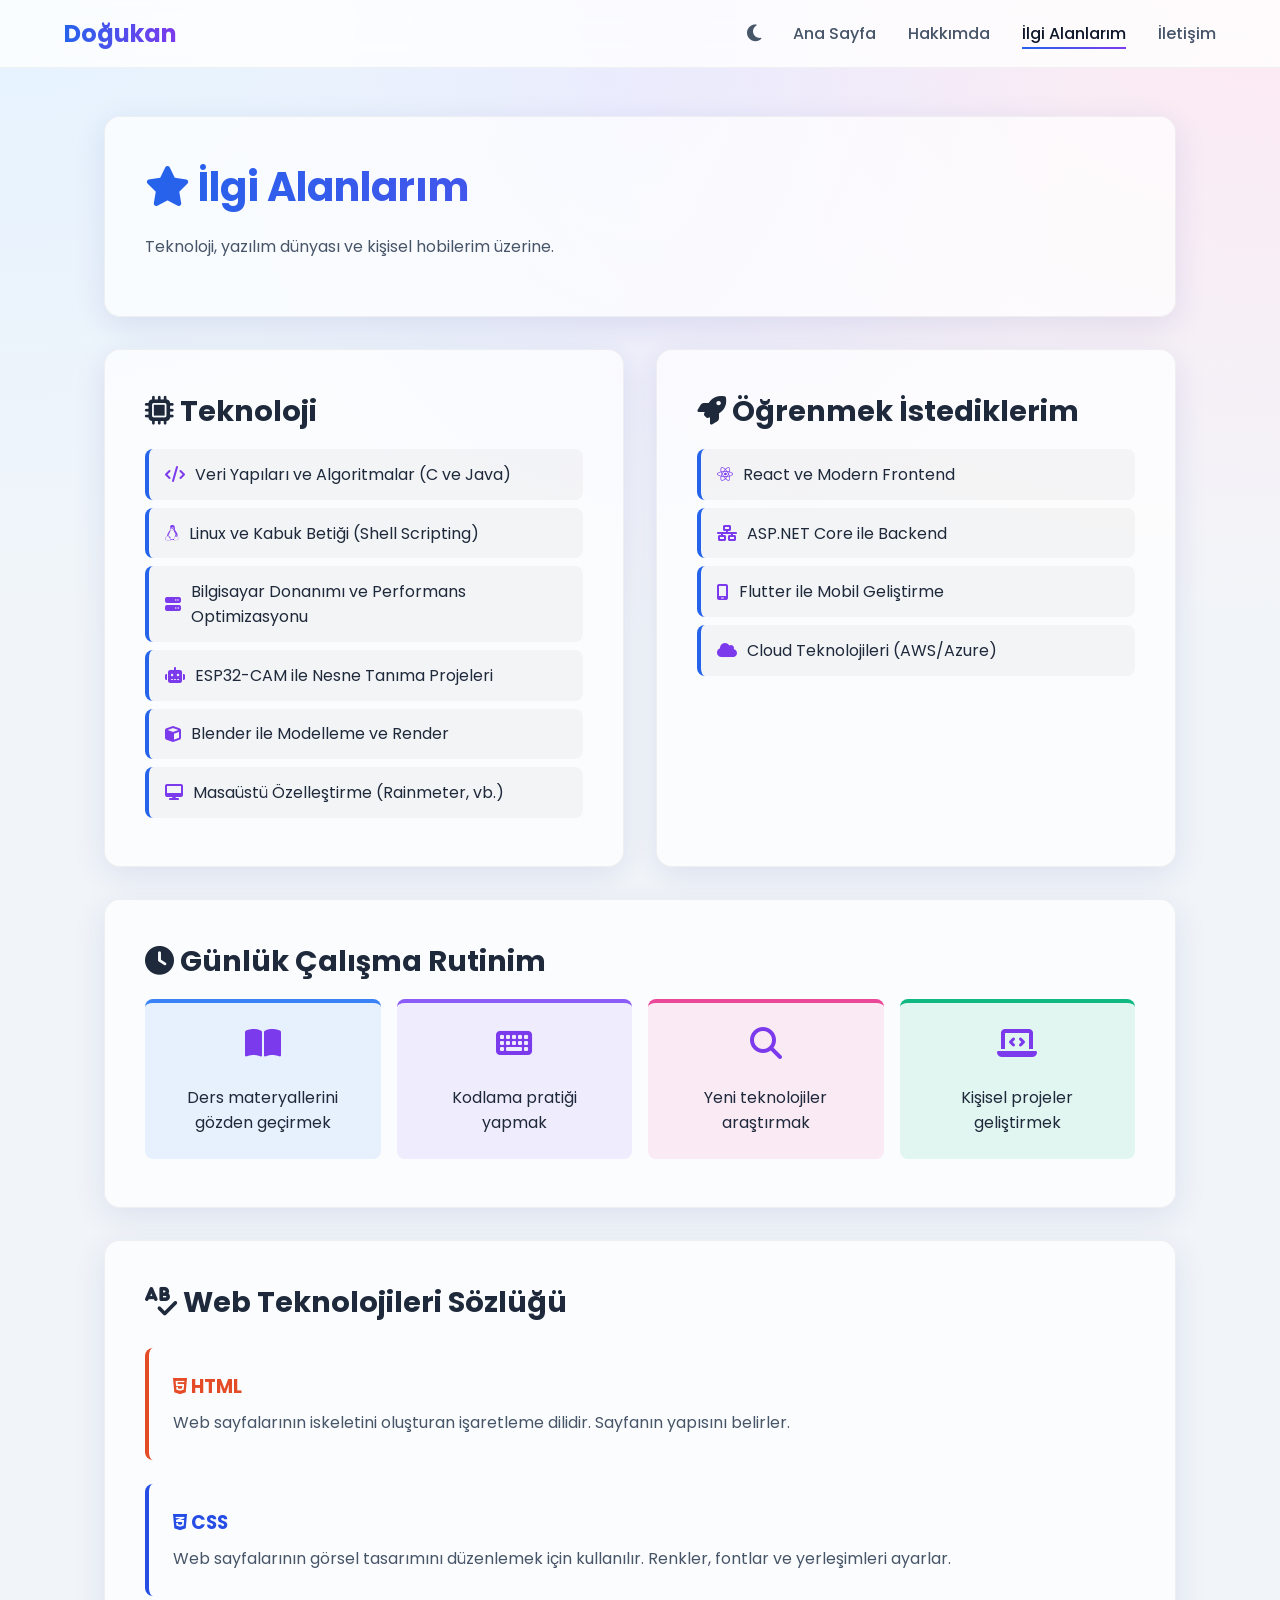
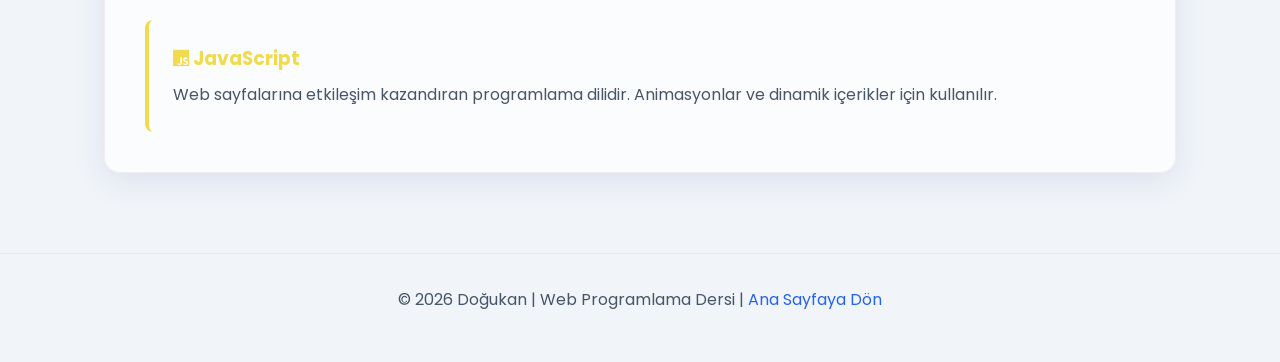
<file: interests.html>
<!DOCTYPE html>
<html lang="tr">
<head>
    <meta charset="UTF-8">
    <meta name="viewport" content="width=device-width, initial-scale=1.0">
    <title>İlgi Alanlarım - Doğukan</title>
    <link rel="stylesheet" href="https://cdnjs.cloudflare.com/ajax/libs/font-awesome/6.4.0/css/all.min.css">
    <link rel="stylesheet" href="styles/profile.css">
</head>
<body>

    <nav>
        <a href="index.html" class="logo">Doğukan</a>
        <div class="nav-right">
            <button id="theme-toggle" class="theme-toggle-btn" aria-label="Temayı Değiştir">
                <i id="theme-icon" class="fa-solid fa-moon"></i>
            </button>
            <ul class="nav-links">
                <li><a href="index.html">Ana Sayfa</a></li>
                <li><a href="about.html">Hakkımda</a></li>
                <li><a href="interests.html">İlgi Alanlarım</a></li>
                <li><a href="contact.html">İletişim</a></li>
            </ul>
        </div>
    </nav>

    <main>
        <div class="glass-card">
            <h1><i class="fa-solid fa-star"></i> İlgi Alanlarım</h1>
            <p>Teknoloji, yazılım dünyası ve kişisel hobilerim üzerine.</p>
        </div>

        <div style="display: grid; grid-template-columns: repeat(auto-fit, minmax(300px, 1fr)); gap: 2rem;">
            <div class="glass-card" style="margin-bottom: 0;">
                <h2><i class="fa-solid fa-microchip"></i> Teknoloji</h2>
                <ul class="styled-list">
                    <li><i class="fa-solid fa-code"></i> Veri Yapıları ve Algoritmalar (C ve Java)</li>
                    <li><i class="fa-brands fa-linux"></i> Linux ve Kabuk Betiği (Shell Scripting)</li>
                    <li><i class="fa-solid fa-server"></i> Bilgisayar Donanımı ve Performans Optimizasyonu</li>
                    <li><i class="fa-solid fa-robot"></i> ESP32-CAM ile Nesne Tanıma Projeleri</li>
                    <li><i class="fa-solid fa-cube"></i> Blender ile Modelleme ve Render</li>
                    <li><i class="fa-solid fa-desktop"></i> Masaüstü Özelleştirme (Rainmeter, vb.)</li>
                </ul>
            </div>

            <div class="glass-card" style="margin-bottom: 0;">
                <h2><i class="fa-solid fa-rocket"></i> Öğrenmek İstediklerim</h2>
                <ul class="styled-list">
                    <li><i class="fa-brands fa-react"></i> React ve Modern Frontend</li>
                    <li><i class="fa-solid fa-network-wired"></i> ASP.NET Core ile Backend</li>
                    <li><i class="fa-solid fa-mobile-screen"></i> Flutter ile Mobil Geliştirme</li>
                    <li><i class="fa-solid fa-cloud"></i> Cloud Teknolojileri (AWS/Azure)</li>
                </ul>
            </div>
        </div>

        <div class="glass-card" style="margin-top: 2rem;">
            <h2><i class="fa-solid fa-clock"></i> Günlük Çalışma Rutinim</h2>
            <ul class="styled-list" style="display: grid; grid-template-columns: repeat(auto-fit, minmax(200px, 1fr)); gap: 1rem; margin-top: 1rem;">
                <li style="border-left: none; background: rgba(59, 130, 246, 0.1); border-top: 4px solid #3b82f6; flex-direction: column; text-align: center; padding: 1.5rem;">
                    <i class="fa-solid fa-book-open" style="font-size: 2rem; margin-bottom: 1rem;"></i>
                    <span>Ders materyallerini gözden geçirmek</span>
                </li>
                <li style="border-left: none; background: rgba(139, 92, 246, 0.1); border-top: 4px solid #8b5cf6; flex-direction: column; text-align: center; padding: 1.5rem;">
                    <i class="fa-solid fa-keyboard" style="font-size: 2rem; margin-bottom: 1rem;"></i>
                    <span>Kodlama pratiği yapmak</span>
                </li>
                <li style="border-left: none; background: rgba(236, 72, 153, 0.1); border-top: 4px solid #ec4899; flex-direction: column; text-align: center; padding: 1.5rem;">
                    <i class="fa-solid fa-magnifying-glass" style="font-size: 2rem; margin-bottom: 1rem;"></i>
                    <span>Yeni teknolojiler araştırmak</span>
                </li>
                <li style="border-left: none; background: rgba(16, 185, 129, 0.1); border-top: 4px solid #10b981; flex-direction: column; text-align: center; padding: 1.5rem;">
                    <i class="fa-solid fa-laptop-code" style="font-size: 2rem; margin-bottom: 1rem;"></i>
                    <span>Kişisel projeler geliştirmek</span>
                </li>
            </ul>
        </div>

        <div class="glass-card">
            <h2><i class="fa-solid fa-spell-check"></i> Web Teknolojileri Sözlüğü</h2>
            <div style="display: grid; gap: 1.5rem; margin-top: 1.5rem;">
                <div style="background: rgba(255,255,255,0.02); padding: 1.5rem; border-radius: 8px; border-left: 4px solid #e34c26;">
                    <h3 style="color: #e34c26; margin-bottom: 0.5rem;"><i class="fa-brands fa-html5"></i> HTML</h3>
                    <p style="margin: 0;">Web sayfalarının iskeletini oluşturan işaretleme dilidir. Sayfanın yapısını belirler.</p>
                </div>
                <div style="background: rgba(255,255,255,0.02); padding: 1.5rem; border-radius: 8px; border-left: 4px solid #264de4;">
                    <h3 style="color: #264de4; margin-bottom: 0.5rem;"><i class="fa-brands fa-css3-alt"></i> CSS</h3>
                    <p style="margin: 0;">Web sayfalarının görsel tasarımını düzenlemek için kullanılır. Renkler, fontlar ve yerleşimleri ayarlar.</p>
                </div>
                <div style="background: rgba(255,255,255,0.02); padding: 1.5rem; border-radius: 8px; border-left: 4px solid #f0db4f;">
                    <h3 style="color: #f0db4f; margin-bottom: 0.5rem;"><i class="fa-brands fa-js"></i> JavaScript</h3>
                    <p style="margin: 0;">Web sayfalarına etkileşim kazandıran programlama dilidir. Animasyonlar ve dinamik içerikler için kullanılır.</p>
                </div>
            </div>
        </div>
    </main>

    <footer>
        <p>© 2026 Doğukan | Web Programlama Dersi | <a href="index.html">Ana Sayfaya Dön</a></p>
    </footer>

    <script src="scripts/profile.js"></script>
</body>
</html>
</file>
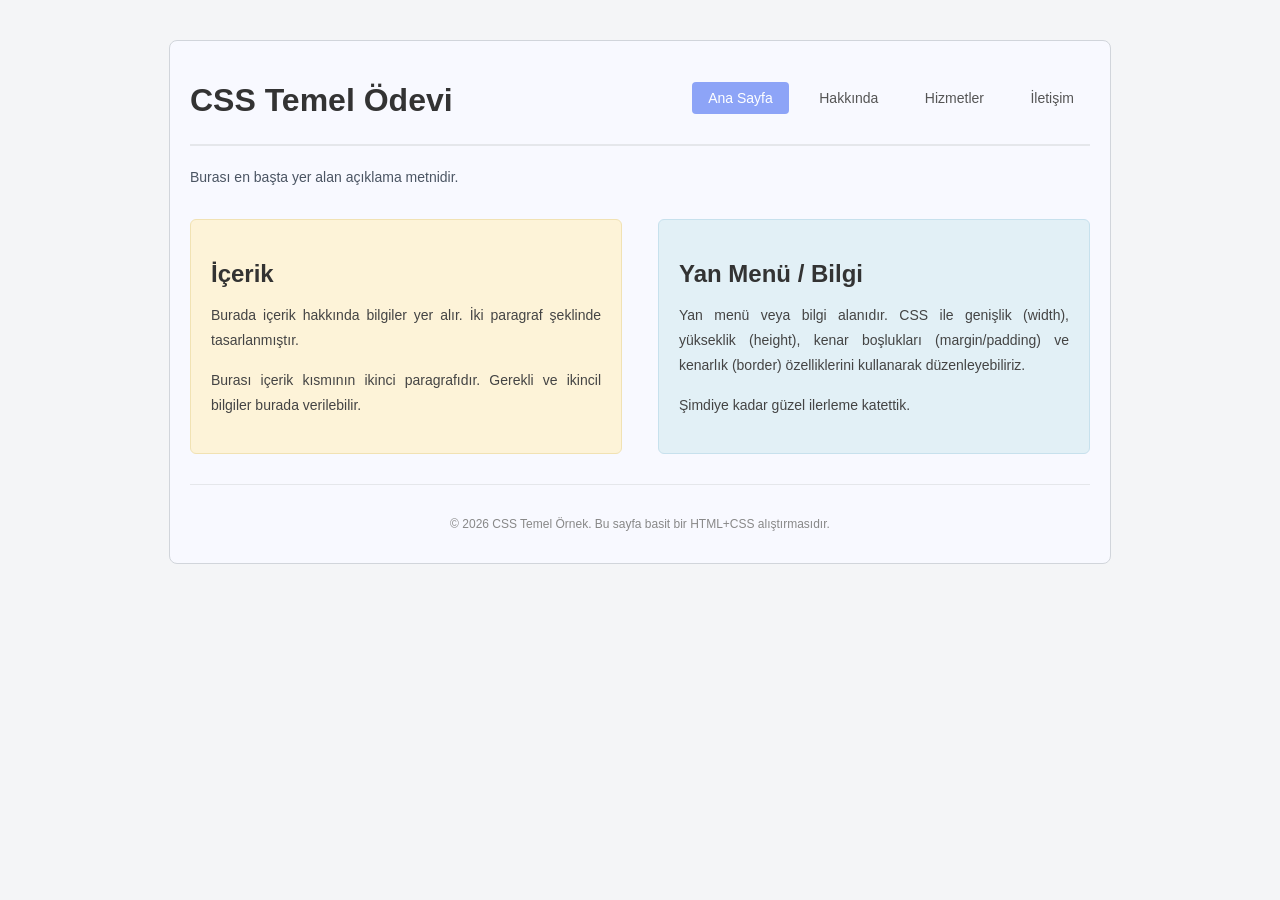
<file: new.html>
<!DOCTYPE html>
<html lang="tr">
<head>
    <meta charset="UTF-8">
    <title>CSS Temel Ödevi</title>
    <link rel="stylesheet" href="styles/style.css">
</head>
<body>

    <div class="sayfa-kapsayici">
        
        <header>
            <div class="baslik-menu-alani">
                <h1>CSS Temel Ödevi</h1>
                <nav>
                    <ul>
                        <li><a href="index.html" class="aktif">Ana Sayfa</a></li>
                        <li><a href="about.html">Hakkında</a></li>
                        <li><a href="new.html">Hizmetler</a></li>
                        <li><a href="contact.html">İletişim</a></li>
                    </ul>
                </nav>
            </div>
            
            <p class="aciklama-metni">
                Burası en başta yer alan açıklama metnidir. 
            </p>
        </header>

        <main class="icerik-alani">
            
            <section class="sol-icerik">
                <h2>İçerik</h2>
                <p>Burada içerik hakkında bilgiler yer alır. İki paragraf şeklinde tasarlanmıştır.</p>
                <p>Burası içerik kısmının ikinci paragrafıdır. Gerekli ve ikincil bilgiler burada verilebilir.</p>
            </section>

            <aside class="sag-menu">
                <h2>Yan Menü / Bilgi</h2>
                <p>Yan menü veya bilgi alanıdır. CSS ile genişlik (width), yükseklik (height), kenar boşlukları (margin/padding) ve kenarlık (border) özelliklerini kullanarak düzenleyebiliriz.</p>
                <p>Şimdiye kadar güzel ilerleme katettik.</p>
            </aside>

        </main>

        <footer>
            <p>© 2026 CSS Temel Örnek. Bu sayfa basit bir HTML+CSS alıştırmasıdır.</p>
        </footer>

    </div>

</body>
</html>
</file>
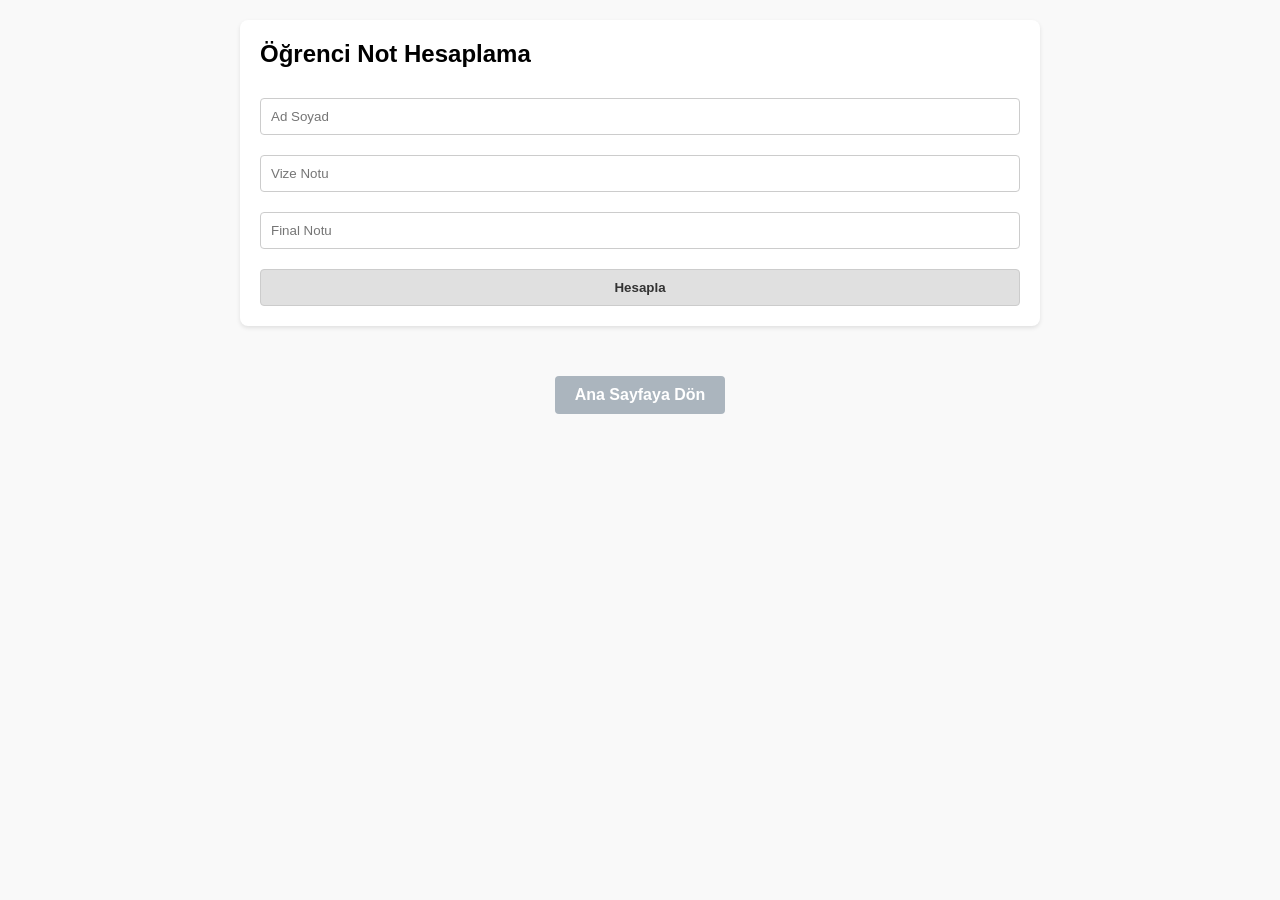
<file: not-hesaplama.html>
<!DOCTYPE html>
<html lang="tr">
<head>
    <meta charset="UTF-8">
    <meta name="viewport" content="width=device-width, initial-scale=1.0">
    <title>Öğrenci Not Hesaplama</title>
    <link rel="stylesheet" href="styles/birim-hesaplama.css">
</head>
<body>

<div class="container">

    <div class="app-section">
        <h2>Öğrenci Not Hesaplama</h2>
        <input type="text" id="adSoyad" placeholder="Ad Soyad">
        <input type="number" id="vizeNotu" placeholder="Vize Notu">
        <input type="number" id="finalNotu" placeholder="Final Notu">
        <button class="btn-gray" onclick="hesaplaNot()">Hesapla</button>

        <div id="sonucNot" class="result-box-gray" style="display: none;">
            </div>
    </div>

    <div class="back-button-container">
        <a href="index.html" class="btn-back">Ana Sayfaya Dön</a>
    </div>

</div>

<script src="scripts/not-hesaplama.js"></script>

</body>
</html>
</file>
<file: styles/profile.css>
@import url('https://fonts.googleapis.com/css2?family=Poppins:wght@300;400;500;600;700&display=swap');

:root {
    /* Light Mode Variables (Default) */
    --bg-color: #f1f5f9;
    --text-color: #0f172a;
    --primary-color: #2563eb;
    --secondary-color: #7c3aed;
    --card-bg: rgba(255, 255, 255, 0.7);
    --border-color: rgba(0, 0, 0, 0.05);
    --glass-shadow: 0 8px 32px 0 rgba(31, 38, 135, 0.1);
    --nav-bg: rgba(255, 255, 255, 0.8);
    --heading-color: #1e293b;
    --text-muted: #475569;
    --quote-bg: rgba(124, 58, 237, 0.1);
    --input-bg: rgba(255, 255, 255, 0.8);
    --list-item-bg: rgba(0, 0, 0, 0.03);
    
    /* Gradients for Light Mode */
    --bg-gradient-1: hsla(210,100%,95%,1);
    --bg-gradient-2: hsla(250,100%,95%,0.8);
    --bg-gradient-3: hsla(330,100%,95%,0.8);
}

body.dark-mode {
    /* Dark Mode Variables */
    --bg-color: #0f172a;
    --text-color: #f8fafc;
    --primary-color: #3b82f6;
    --secondary-color: #8b5cf6;
    --card-bg: rgba(30, 41, 59, 0.7);
    --border-color: rgba(255, 255, 255, 0.1);
    --glass-shadow: 0 8px 32px 0 rgba(0, 0, 0, 0.37);
    --nav-bg: rgba(15, 23, 42, 0.8);
    --heading-color: #e2e8f0;
    --text-muted: #cbd5e1;
    --quote-bg: rgba(139, 92, 246, 0.1);
    --input-bg: rgba(15, 23, 42, 0.5);
    --list-item-bg: rgba(255, 255, 255, 0.03);
    
    /* Gradients for Dark Mode */
    --bg-gradient-1: hsla(253,16%,7%,1);
    --bg-gradient-2: hsla(225,39%,30%,0.3);
    --bg-gradient-3: hsla(339,49%,30%,0.3);
}

* {
    margin: 0;
    padding: 0;
    box-sizing: border-box;
    font-family: 'Poppins', sans-serif;
}

body {
    background-color: var(--bg-color);
    color: var(--text-color);
    min-height: 100vh;
    display: flex;
    flex-direction: column;
    background-image: 
        radial-gradient(at 0% 0%, var(--bg-gradient-1) 0, transparent 50%), 
        radial-gradient(at 50% 0%, var(--bg-gradient-2) 0, transparent 50%), 
        radial-gradient(at 100% 0%, var(--bg-gradient-3) 0, transparent 50%);
    background-attachment: fixed;
    background-size: cover;
    transition: background-color 0.5s, color 0.5s;
}

/* Navbar Styling */
nav {
    background: var(--nav-bg);
    backdrop-filter: blur(12px);
    -webkit-backdrop-filter: blur(12px);
    border-bottom: 1px solid var(--border-color);
    padding: 1rem 5%;
    display: flex;
    justify-content: space-between;
    align-items: center;
    position: sticky;
    top: 0;
    z-index: 100;
    transition: background 0.5s, border-color 0.5s;
}

.logo {
    font-size: 1.5rem;
    font-weight: 700;
    color: var(--text-color);
    text-decoration: none;
    background: linear-gradient(to right, var(--primary-color), var(--secondary-color));
    -webkit-background-clip: text;
    -webkit-text-fill-color: transparent;
}

.nav-right {
    display: flex;
    align-items: center;
    gap: 2rem;
}

.nav-links {
    list-style: none;
    display: flex;
    gap: 2rem;
}

.nav-links li a {
    color: var(--text-muted);
    text-decoration: none;
    font-weight: 500;
    transition: color 0.3s, transform 0.3s;
    position: relative;
}

.nav-links li a::after {
    content: '';
    position: absolute;
    width: 0;
    height: 2px;
    bottom: -4px;
    left: 0;
    background: linear-gradient(to right, var(--primary-color), var(--secondary-color));
    transition: width 0.3s;
}

.nav-links li a:hover,
.nav-links li a.active {
    color: var(--text-color);
}

.nav-links li a:hover::after,
.nav-links li a.active::after {
    width: 100%;
}

/* Theme Toggle Button */
.theme-toggle-btn {
    background: transparent;
    border: none;
    color: var(--text-muted);
    font-size: 1.2rem;
    cursor: pointer;
    transition: color 0.3s, transform 0.3s;
    display: flex;
    align-items: center;
    justify-content: center;
}

.theme-toggle-btn:hover {
    color: var(--primary-color);
    transform: scale(1.1);
}

/* Main Container */
main {
    flex: 1;
    padding: 3rem 5%;
    max-width: 1200px;
    margin: 0 auto;
    width: 100%;
    animation: fadeIn 0.8s ease-out forwards;
}

@keyframes fadeIn {
    from { opacity: 0; transform: translateY(20px); }
    to { opacity: 1; transform: translateY(0); }
}

/* Glass Card Reusable */
.glass-card {
    background: var(--card-bg);
    backdrop-filter: blur(16px);
    -webkit-backdrop-filter: blur(16px);
    border: 1px solid var(--border-color);
    border-radius: 16px;
    padding: 2.5rem;
    box-shadow: var(--glass-shadow);
    margin-bottom: 2rem;
    transition: transform 0.3s, box-shadow 0.3s, background 0.5s, border-color 0.5s;
}

.glass-card:hover {
    transform: translateY(-5px);
    box-shadow: 0 12px 40px 0 rgba(0, 0, 0, 0.15);
}

body.dark-mode .glass-card:hover {
    box-shadow: 0 12px 40px 0 rgba(0, 0, 0, 0.45);
}

h1 {
    font-size: 2.5rem;
    margin-bottom: 1rem;
    background: linear-gradient(to right, var(--primary-color), var(--secondary-color));
    -webkit-background-clip: text;
    -webkit-text-fill-color: transparent;
}

h2 {
    font-size: 1.8rem;
    margin-bottom: 1rem;
    color: var(--heading-color);
    transition: color 0.5s;
}

p {
    line-height: 1.7;
    color: var(--text-muted);
    margin-bottom: 1rem;
    transition: color 0.5s;
}

/* Lists */
.styled-list {
    list-style: none;
    margin-top: 1rem;
}

.styled-list li {
    padding: 0.8rem 1rem;
    background: var(--list-item-bg);
    margin-bottom: 0.5rem;
    border-radius: 8px;
    border-left: 4px solid var(--primary-color);
    color: var(--heading-color);
    display: flex;
    align-items: center;
    gap: 10px;
    transition: background 0.5s, color 0.5s;
}

.styled-list li a {
    color: var(--heading-color);
}

.styled-list li i {
    color: var(--secondary-color);
}

/* Contact Form */
.form-group {
    margin-bottom: 1.5rem;
}

.form-group label {
    display: block;
    margin-bottom: 0.5rem;
    color: var(--heading-color);
    font-weight: 500;
}

.form-control {
    width: 100%;
    padding: 1rem;
    background: var(--input-bg);
    border: 1px solid var(--border-color);
    border-radius: 8px;
    color: var(--text-color);
    outline: none;
    transition: border-color 0.3s, background 0.3s, color 0.5s;
}

.form-control:focus {
    border-color: var(--primary-color);
}

select.form-control {
    appearance: none;
}

.radio-checkbox-group {
    display: flex;
    gap: 1.5rem;
    margin-top: 0.5rem;
}

.radio-checkbox-label {
    display: flex;
    align-items: center;
    gap: 0.5rem;
    color: var(--text-muted);
    cursor: pointer;
}

.btn {
    padding: 0.8rem 2rem;
    border: none;
    border-radius: 8px;
    font-size: 1rem;
    font-weight: 600;
    cursor: pointer;
    transition: all 0.3s;
    display: inline-flex;
    align-items: center;
    gap: 0.5rem;
}

.btn-primary {
    background: linear-gradient(to right, var(--primary-color), var(--secondary-color));
    color: white;
}

.btn-primary:hover {
    box-shadow: 0 0 15px rgba(59, 130, 246, 0.5);
    transform: scale(1.02);
}

.btn-secondary {
    background: rgba(0, 0, 0, 0.05);
    color: var(--text-color);
}

body.dark-mode .btn-secondary {
    background: rgba(255, 255, 255, 0.1);
    color: white;
}

.btn-secondary:hover {
    background: rgba(0, 0, 0, 0.1);
}

body.dark-mode .btn-secondary:hover {
    background: rgba(255, 255, 255, 0.2);
}

.btn-group {
    display: flex;
    gap: 1rem;
    margin-top: 2rem;
}

/* Quotes */
blockquote {
    border-left: 4px solid var(--secondary-color);
    padding: 1rem 1.5rem;
    background: var(--quote-bg);
    border-radius: 0 8px 8px 0;
    font-style: italic;
    color: var(--heading-color);
    margin: 1.5rem 0;
    transition: background 0.5s, color 0.5s;
}

/* Footer */
footer {
    text-align: center;
    padding: 2rem;
    border-top: 1px solid var(--border-color);
    color: var(--text-muted);
    margin-top: auto;
    transition: border-color 0.5s, color 0.5s;
}

footer a {
    color: var(--primary-color);
    text-decoration: none;
}

/* Special text colors inside glass card */
.glass-card a {
    transition: color 0.5s;
}

/* Responsive */
@media (max-width: 768px) {
    .nav-links {
        display: none;
    }
    
    .glass-card {
        padding: 1.5rem;
    }
    
    h1 {
        font-size: 2rem;
    }
}
</file>
<file: styles/birim-hesaplama.css>
body {
            font-family: Arial, sans-serif;
            background-color: #f9f9f9;
            color: #333;
            margin: 20px;
        }
        .container {
            max-width: 800px;
            margin: 0 auto;
        }
        .app-section {
            background-color: #fff;
            padding: 20px;
            margin-bottom: 50px;
            border-radius: 8px;
            box-shadow: 0 2px 4px rgba(0,0,0,0.1);
        }
        h2 {
            margin-top: 0;
            color: #000;
        }
        input[type="text"], input[type="number"], select {
            width: 100%;
            padding: 10px;
            margin: 10px 0;
            border: 1px solid #ccc;
            border-radius: 4px;
            box-sizing: border-box;
        }
        button {
            width: 100%;
            padding: 10px;
            border: 1px solid #ccc;
            border-radius: 4px;
            cursor: pointer;
            font-weight: bold;
            margin-top: 10px;
        }
        .btn-gray {
            background-color: #e0e0e0;
            color: #333;
        }
        .btn-blue {
            background-color: #007bff;
            color: white;
            border: none;
        }
        .result-box-gray {
            background-color: #f0f0f0;
            padding: 15px;
            margin-top: 15px;
            border-radius: 4px;
            min-height: 80px;
        }
        .result-box-green {
            background-color: #d4edda;
            color: #155724;
            padding: 15px;
            margin-top: 15px;
            border-radius: 4px;
            text-align: center;
            font-size: 1.1em;
        }
        .app2-grid {
            display: grid;
            grid-template-columns: 1fr 1fr;
            gap: 20px;
        }
        @media (max-width: 600px) {
            .app2-grid {
                grid-template-columns: 1fr;
            }
        }
        .back-button-container {
            text-align: center;
            margin-top: 40px;
            margin-bottom: 20px;
        }
        .btn-back {
            display: inline-block;
            padding: 10px 20px;
            background-color: #abb5be;
            color: white;
            text-decoration: none;
            border-radius: 4px;
            font-weight: bold;
            transition: background-color 0.3s;
        }
        .btn-back:hover {
            background-color: #a9b5be;
        }
</file>
<file: styles/style1.css>
/* Genel Ayarlar */
* {
    margin: 0;
    padding: 0;
    box-sizing: border-box;
    font-family: Arial, sans-serif;
}

body {
    background-color: #f2f3f5;
    color: #444;
}

/* Ana Kapsayıcı (100vh Kuralı) */
.wrapper {
    display: flex;
    flex-direction: column;
    height: 100vh;
    width: 100vw;
    padding: 15px 30px;
    gap: 15px;
    overflow-y: auto; /* Ekran küçülürse diye kaydırma çubuğu */
}

/* Ortak Kart ve Bölüm Stilleri */
.section-card {
    background-color: #f8f9fa;
    border: 1px solid #dcdcdc;
    border-radius: 6px;
    display: flex;
    flex-direction: column;
}

.section-header, .section-footer {
    display: flex;
    align-items: center;
    padding: 10px 15px;
    background-color: #f0f1f3;
}

.section-header {
    justify-content: space-between;
    border-bottom: 1px solid #dcdcdc;
}

.section-footer {
    border-top: 1px solid #dcdcdc;
    gap: 10px;
}

.section-body {
    padding: 15px;
}

/* Etiket (Tag) Stilleri */
.tags {
    display: flex;
    flex-wrap: wrap;
    gap: 8px;
}

.tag {
    background-color: #e2e4e8;
    color: #666;
    padding: 4px 12px;
    border-radius: 15px;
    font-size: 0.75rem;
}

/* Buton ve Çizgi (Skeleton) Stilleri */
.btn {
    padding: 8px 16px;
    background-color: #8da9ed;
    color: white;
    border: none;
    border-radius: 4px;
    cursor: pointer;
    margin-top: 15px;
    font-weight: bold;
    align-self: flex-start;
}
.btn-green { background-color: #8ebd87; }
.btn-orange { background-color: #f2b485; }

.lines { margin-top: 10px; }
.line {
    height: 6px;
    background-color: #e0e0e0;
    border-radius: 3px;
    margin: 6px 0;
    width: 100%;
}
.line.short { width: 50%; }

/* --- 1) Navbar --- */
.navbar-section {
    flex-shrink: 0;
}
.navbar-body {
    display: flex;
    justify-content: space-between;
    align-items: center;
    padding: 15px;
}
.logo {
    font-size: 1.2rem;
    font-weight: bold;
    color: #555;
}
.nav-links {
    list-style: none;
    display: flex;
    gap: 20px;
}
.nav-links a {
    text-decoration: none;
    color: #666;
    font-size: 0.9rem;
}

/* --- 2) Hero --- */
.hero-body {
    display: flex;
    flex-direction: row;
    justify-content: space-between;
    align-items: stretch;
    gap: 20px;
    height: 150px; /* Esneme efekti için sabit yükseklik */
}
.hero-content {
    flex: 1;
    display: flex;
    flex-direction: column;
    justify-content: center;
}
.hero-image {
    flex: 1;
    background-color: #e8e9ec;
    border-radius: 6px;
    display: flex;
    justify-content: center;
    align-items: center;
    font-size: 3rem;
}

/* --- 3) Kartlar --- */
.cards-body {
    display: flex;
    flex-wrap: wrap;
    gap: 15px;
}
.card {
    flex: 1;
    min-width: 180px;
    background-color: #f8f9fa;
    border: 1px solid #dcdcdc;
    border-radius: 6px;
    padding: 15px;
    display: flex;
    flex-direction: column;
}
.card .btn {
    align-self: center;
}

/* --- 4) Flex Grow --- */
.grow-body {
    display: flex;
    align-items: stretch;
    gap: 15px;
    height: 120px;
}
.grow-box {
    border-radius: 6px;
    padding: 15px;
    display: flex;
    flex-direction: column;
    justify-content: center;
    align-items: flex-start;
    border: 1px solid #dcdcdc;
}
.box1 { flex-grow: 1; background-color: #e6eff9; }
.box2 { flex-grow: 2; background-color: #e9f2db; }
.box3 { flex-grow: 1; background-color: #fbebd8; }

/* --- 5) Footer --- */
.footer-section {
    flex-shrink: 0;
    align-items: center;
    justify-content: center;
    padding: 15px;
    color: #777;
    font-size: 0.9rem;
}
</file>
<file: styles/style.css>
/* Genel Sayfa Ayarları */
body {
    background-color: #f4f5f7;
    font-family: Arial, sans-serif;
    margin: 0;
    padding: 40px;
}

/* Sayfayı ortalayan ve beyaz arka plan veren ana kutu */
.sayfa-kapsayici {
    background-color: #f8f9ff;
    width: 900px;
    margin: 0 auto;
    border: 1px solid #d1d5db;
    border-radius: 8px;
    padding: 20px;
}

/* 1. GRUP SEÇİCİ ŞARTI (h1 ve h2 etiketlerine aynı anda stil verme) */
h1, h2 {
    color: #333;
    margin-bottom: 15px;
}

/* Üst kısım: Başlık ve menüyü yan yana getirme */
.baslik-menu-alani {
    display: flex;
    justify-content: space-between;
    align-items: center;
    border-bottom: 2px solid #e5e7eb;
    padding-bottom: 10px;
    margin-bottom: 20px;
}

/* Menü listesi (ul) noktalarını kaldırma */
nav ul {
    list-style-type: none;
    margin: 0;
    padding: 0;
}

/* MENÜ ŞARTI: display: inline-block ile menüyü yan yana yapma */
nav ul li {
    display: inline-block;
    margin-left: 10px;
}

/* 1. HİYERARŞİK SEÇİCİ ŞARTI (nav içindeki ul, onun içindeki li, onun içindeki a) */
nav ul li a {
    text-decoration: none;
    color: #555;
    padding: 8px 16px;
    border-radius: 4px;
    font-size: 14px;
    transition: background-color 0.3s;
}

/* HOVER ŞARTI: Linklerin üzerine gelince renk değişimi */
nav ul li a:hover, nav ul li a.aktif {
    background-color: #8da4f7;
    color: white;
}

.aciklama-metni {
    font-size: 14px;
    color: #4b5563;
    line-height: 1.6;
    margin-bottom: 30px;
}

/* KUTULARI YAN YANA GETİRME ŞARTI (display mantığı) */
.icerik-alani {
    display: flex;
    justify-content: space-between;
}

/* Sol ve sağ kutuların genel boyutları */
.sol-icerik, .sag-menu {
    width: 48%; /* İki kutu yanyana sığsın diye genişlik verdik */
    padding: 20px;
    border-radius: 6px;
    box-sizing: border-box;
}

/* Sol kutu renklendirmesi */
.sol-icerik {
    background-color: #fdf3d8;
    border: 1px solid #f1e2b3;
}

/* Sağ kutu renklendirmesi */
.sag-menu {
    background-color: #e2f0f6;
    border: 1px solid #c7e1ed;
}

/* 2. HİYERARŞİK SEÇİCİ ŞARTI ve METİN DÜZENLEME ŞARTI (font-size, color, line-height, text-align) */
main section p, main aside p {
    font-size: 14px;
    color: #444;
    line-height: 1.8; /* Satır yüksekliği */
    text-align: justify; /* İki yana yaslama */
    margin-bottom: 15px;
}

/* Footer (Alt bilgi) Alanı */
footer {
    margin-top: 30px;
    text-align: center;
    padding-top: 20px;
    border-top: 1px solid #e5e7eb;
}

footer p {
    font-size: 12px;
    color: #888;
}

/* Genel Kutu Yapısı */
.contact-container {
    display: flex;
    flex-direction: column;
    gap: 20px; /* Elemanlar arasında daha fazla boşluk */
    background-color: #ffffff;
    border: 1px solid #d1d5db;
    border-radius: 8px;
    padding: 20px;
    max-width: 600px;
    margin: 20px auto;
    box-shadow: 0 4px 6px rgba(0, 0, 0, 0.1);
}

/* Başlık */
.contact-container h2 {
    color: #333;
    text-align: center;
    margin-bottom: 20px;
}

/* Form Elemanları */
.contact-container form {
    display: flex !important;
    flex-direction: column !important; /* Form elemanlarını yukarıdan aşağıya sıralar */
    gap: 10px !important; /* Elemanlar arasındaki boşluk azaltıldı */
    align-items: stretch !important; /* Elemanları tam genişlikte hizalar */
}

/* Etiketler (Label) */
.contact-container label {
    display: block;
    margin-bottom: 6px !important; /* Etiket ile form elemanı arasındaki boşluk azaltıldı */
    line-height: 1.5; /* Satır arası boşluk eklendi */
    font-weight: bold;
    color: #555;
}

/* Girdi Alanları (Input, Select, Textarea) */
.contact-container input, 
.contact-container select, 
.contact-container textarea {
    width: 100% !important;
    padding: 8px !important; /* Daha dengeli bir görünüm için padding azaltıldı */
    margin: 0 !important;
    margin-bottom: 12px !important; /* Elemanlar arasındaki boşluk azaltıldı */
    border: 1px solid #ccc !important;
    border-radius: 4px !important;
    font-size: 14px !important;
    line-height: 1.5 !important; /* Satır arası boşluk zorunlu kılındı */
}

/* Gönder Butonu */
.contact-container button {
    background-color: #4caf50;
    color: white;
    padding: 10px 20px;
    border: none;
    border-radius: 4px;
    cursor: pointer;
    font-size: 16px;
}

.contact-container button:hover {
    background-color: #45a049;
}

/* Buton Grubu - Butonları yan yana getirme */
.button-group {
    display: flex;
    gap: 10px;
    justify-content: center;
    margin-top: 10px;
}

.button-group button {
    flex: 1;
    max-width: 150px;
    padding: 10px 20px;
    font-size: 16px;
    border: none;
    border-radius: 4px;
    cursor: pointer;
    color: white;
    transition: background-color 0.3s;
}

/* Gönder Butonu Stili */
.button-group button[type="submit"] {
    background-color: #4caf50;
}

.button-group button[type="submit"]:hover {
    background-color: #45a049;
}

/* Temizle Butonu Stili */
.button-group button[type="reset"] {
    background-color: #f44336;
}

.button-group button[type="reset"]:hover {
    background-color: #da190b;
}

/* Fieldset Stilleri */
.contact-container fieldset {
    border: 1px solid #ccc;
    border-radius: 4px;
    padding: 12px;
    margin-bottom: 12px;
    background-color: #f8f9fa;
}

.contact-container legend {
    font-weight: bold;
    color: #555;
    padding: 0 5px;
    margin-left: -5px;
}

/* Radio Buttons Grubu */
.radio-group {
    display: flex;
    flex-direction: column;
    gap: 8px;
}

.radio-label {
    display: flex;
    align-items: center;
    margin-bottom: 0;
    font-weight: normal;
    cursor: pointer;
}

.radio-label input[type="radio"] {
    width: auto;
    margin-right: 10px;
    margin-bottom: 0;
    cursor: pointer;
}

/* Checkbox Grubu */
.checkbox-group {
    display: flex;
    flex-direction: column;
    gap: 8px;
}

.checkbox-label {
    display: flex;
    align-items: center;
    margin-bottom: 0;
    font-weight: normal;
    cursor: pointer;
}

.checkbox-label input[type="checkbox"] {
    width: auto;
    margin-right: 10px;
    margin-bottom: 0;
    cursor: pointer;
}

/* Form elemanları ve etiketler için kesin boşluk düzenlemeleri */
.contact-container * {
    box-sizing: border-box; /* Tarayıcı varsayılanlarını etkisiz hale getirir */
}
</file>
<file: styles/hafta7.css>
/* Ana görünüm Bootstrap (CDN) üzerinden sağlanmaktadır. */
/* Tema geçişlerinin daha yumuşak olması için transition eklendi */

html, body {
    transition: background-color 0.3s ease, color 0.3s ease;
}

/* Card bileşenleri üzerine gelindiğinde hafif bir yukarı kayma efekti */
.card {
    transition: transform 0.2s ease, box-shadow 0.2s ease;
}

#atolyeler .card:hover {
    transform: translateY(-5px);
    box-shadow: 0 .5rem 1rem rgba(0,0,0,.15)!important;
}

/* Sayfa tam ekran yüksekliğine otursun diye (Footer'ı alta itmek için) */
body {
    display: flex;
    flex-direction: column;
    min-height: 100vh;
}
</file>
